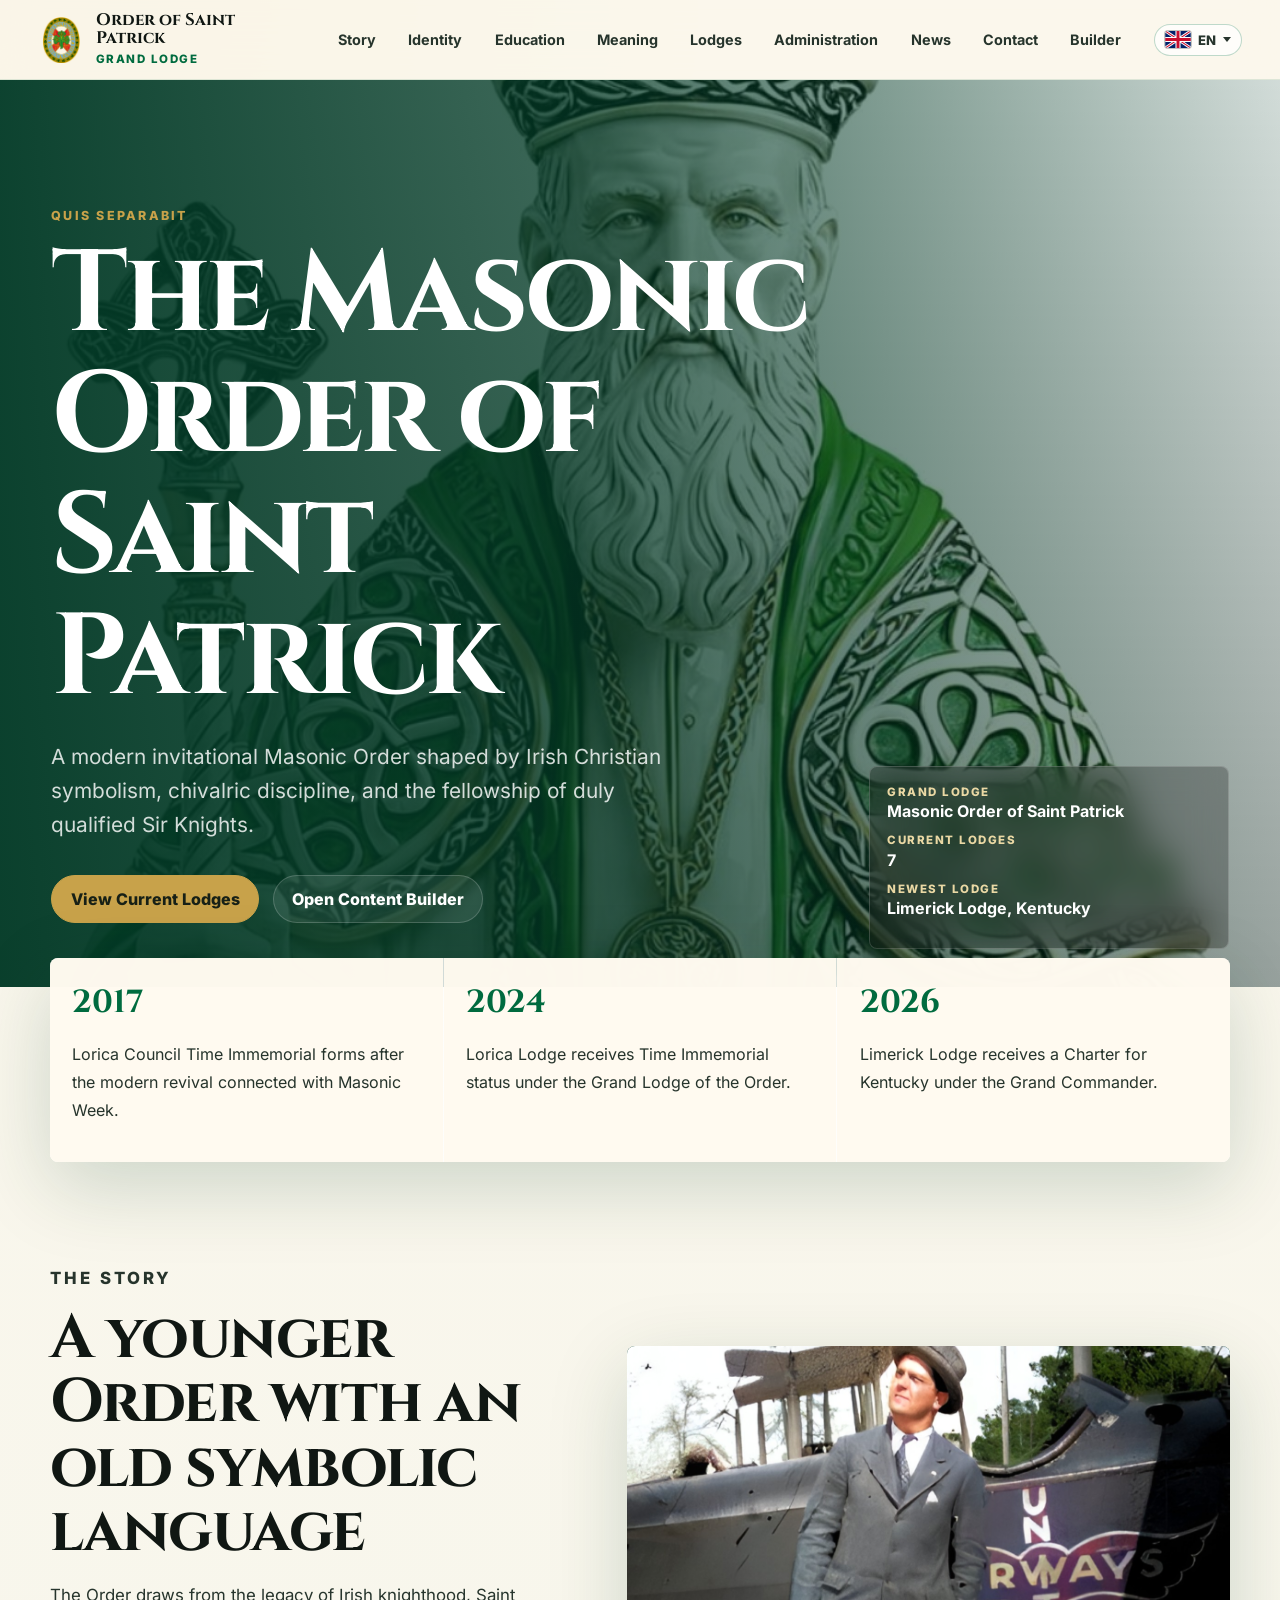
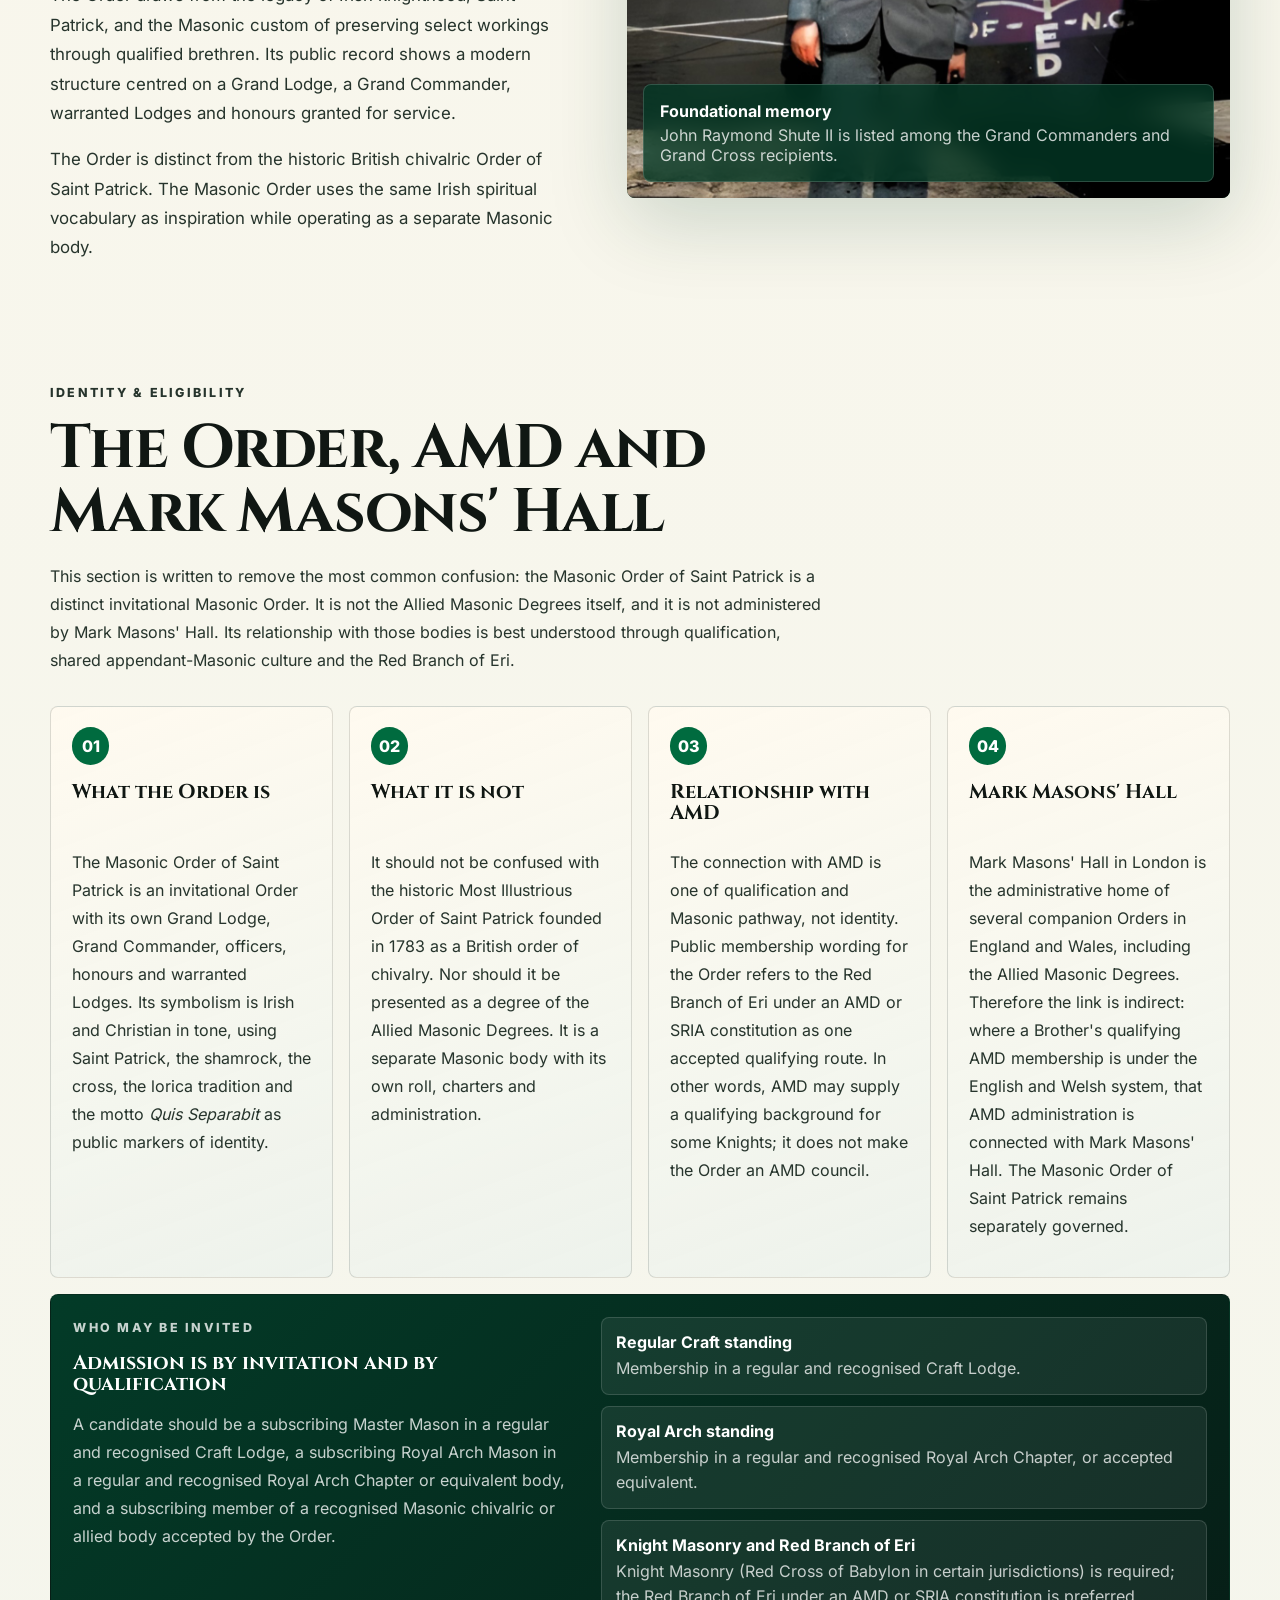
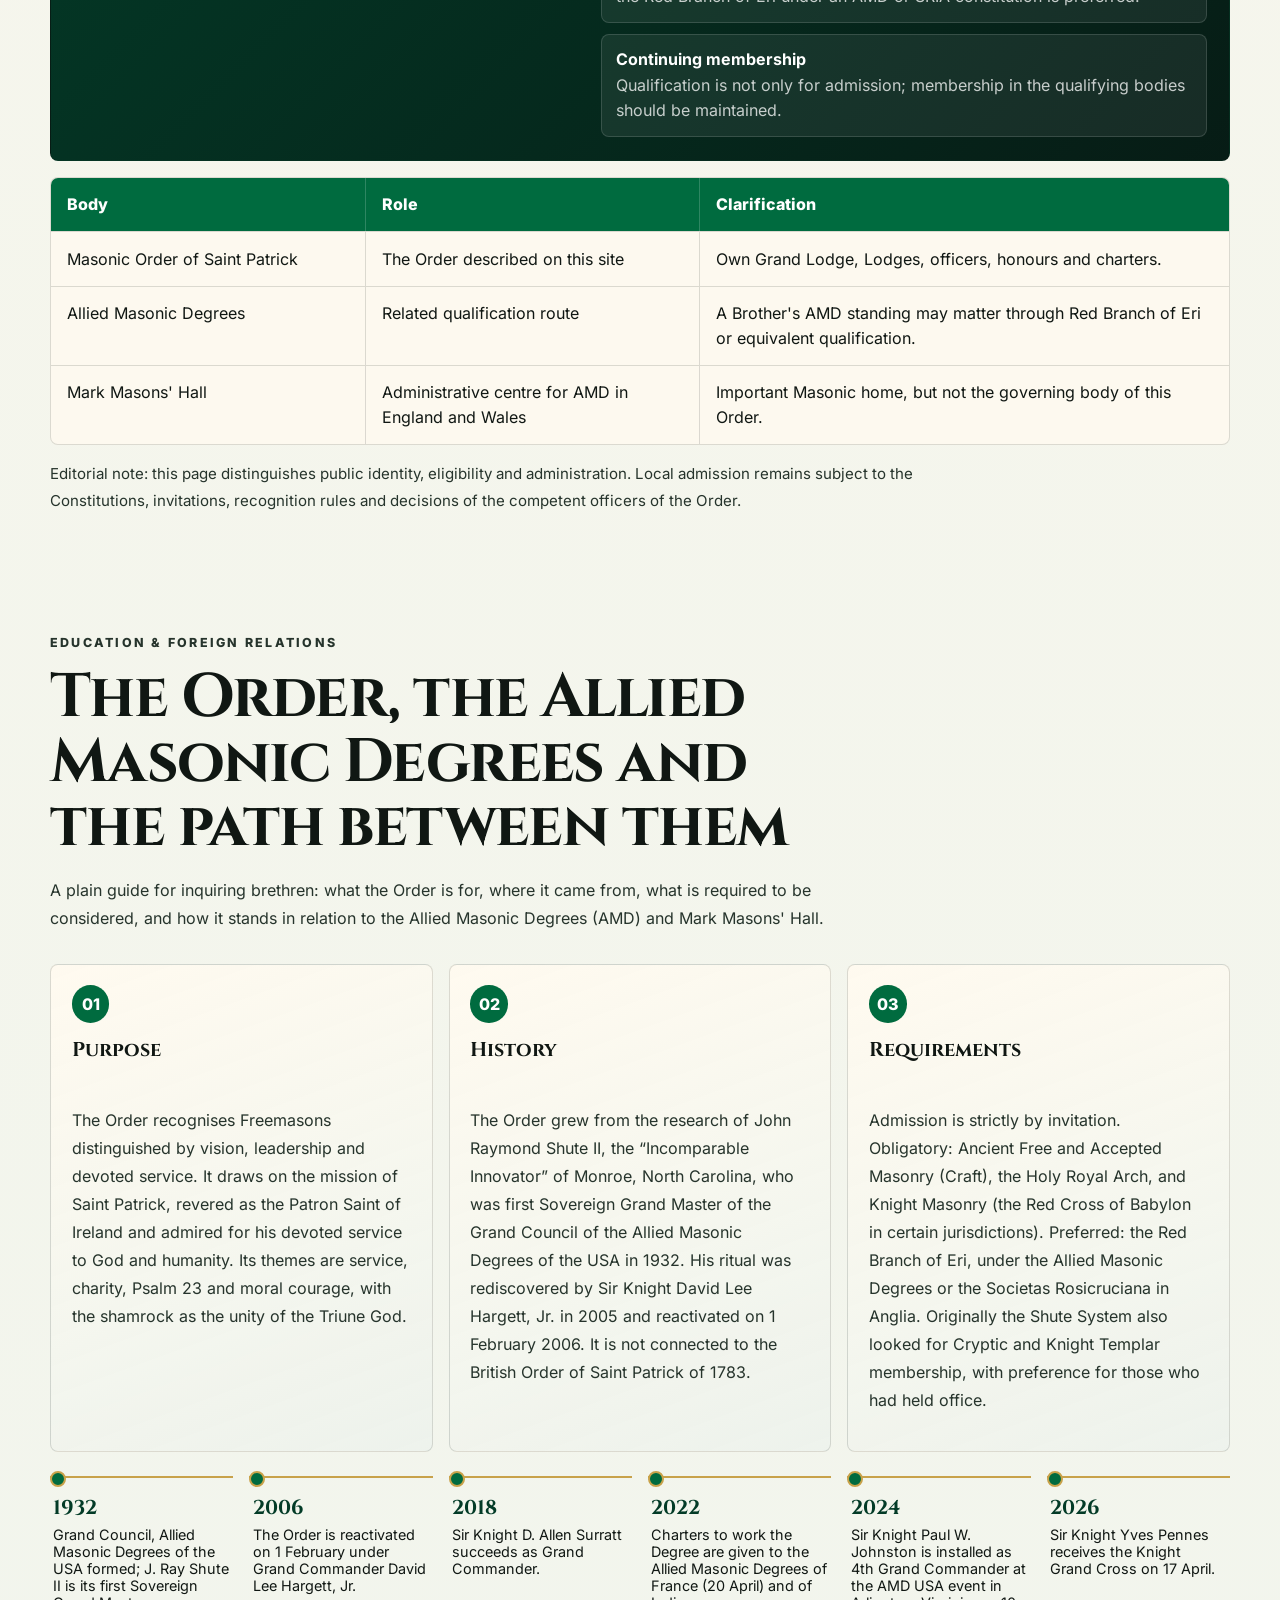
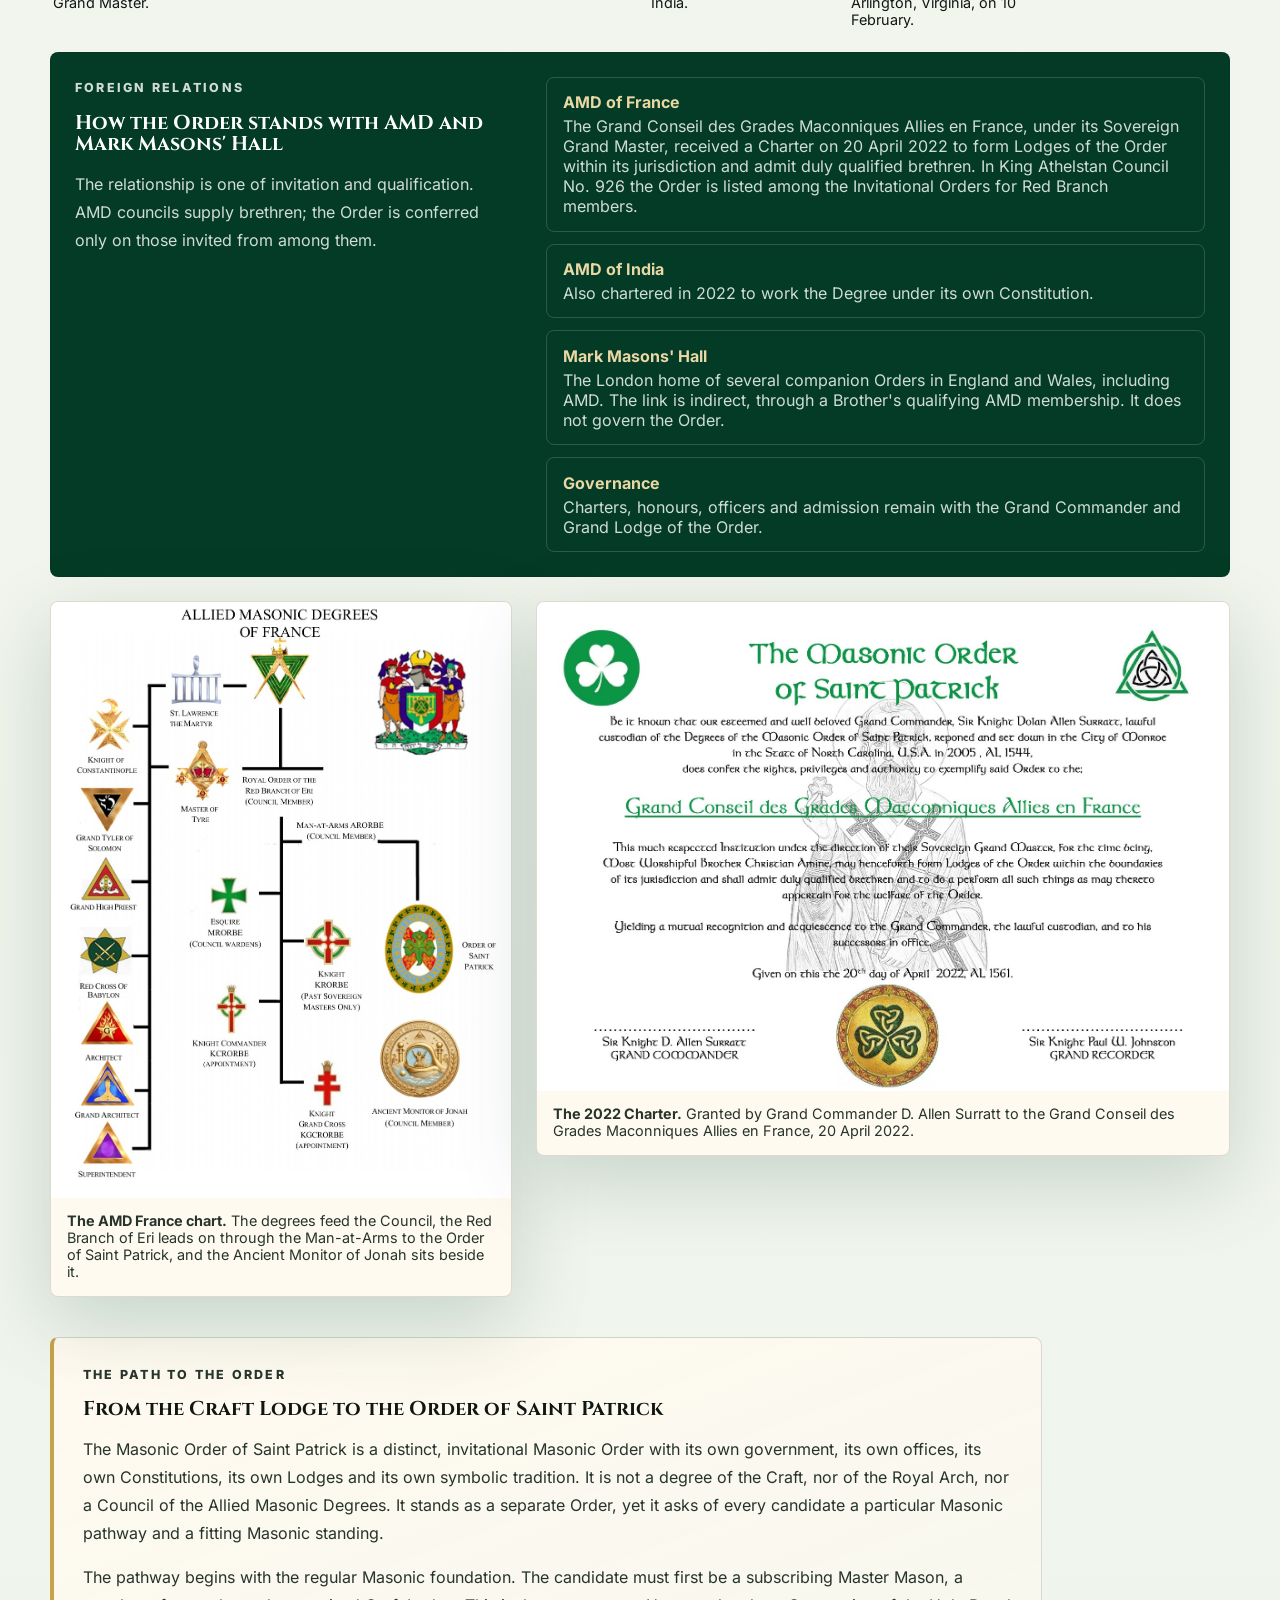
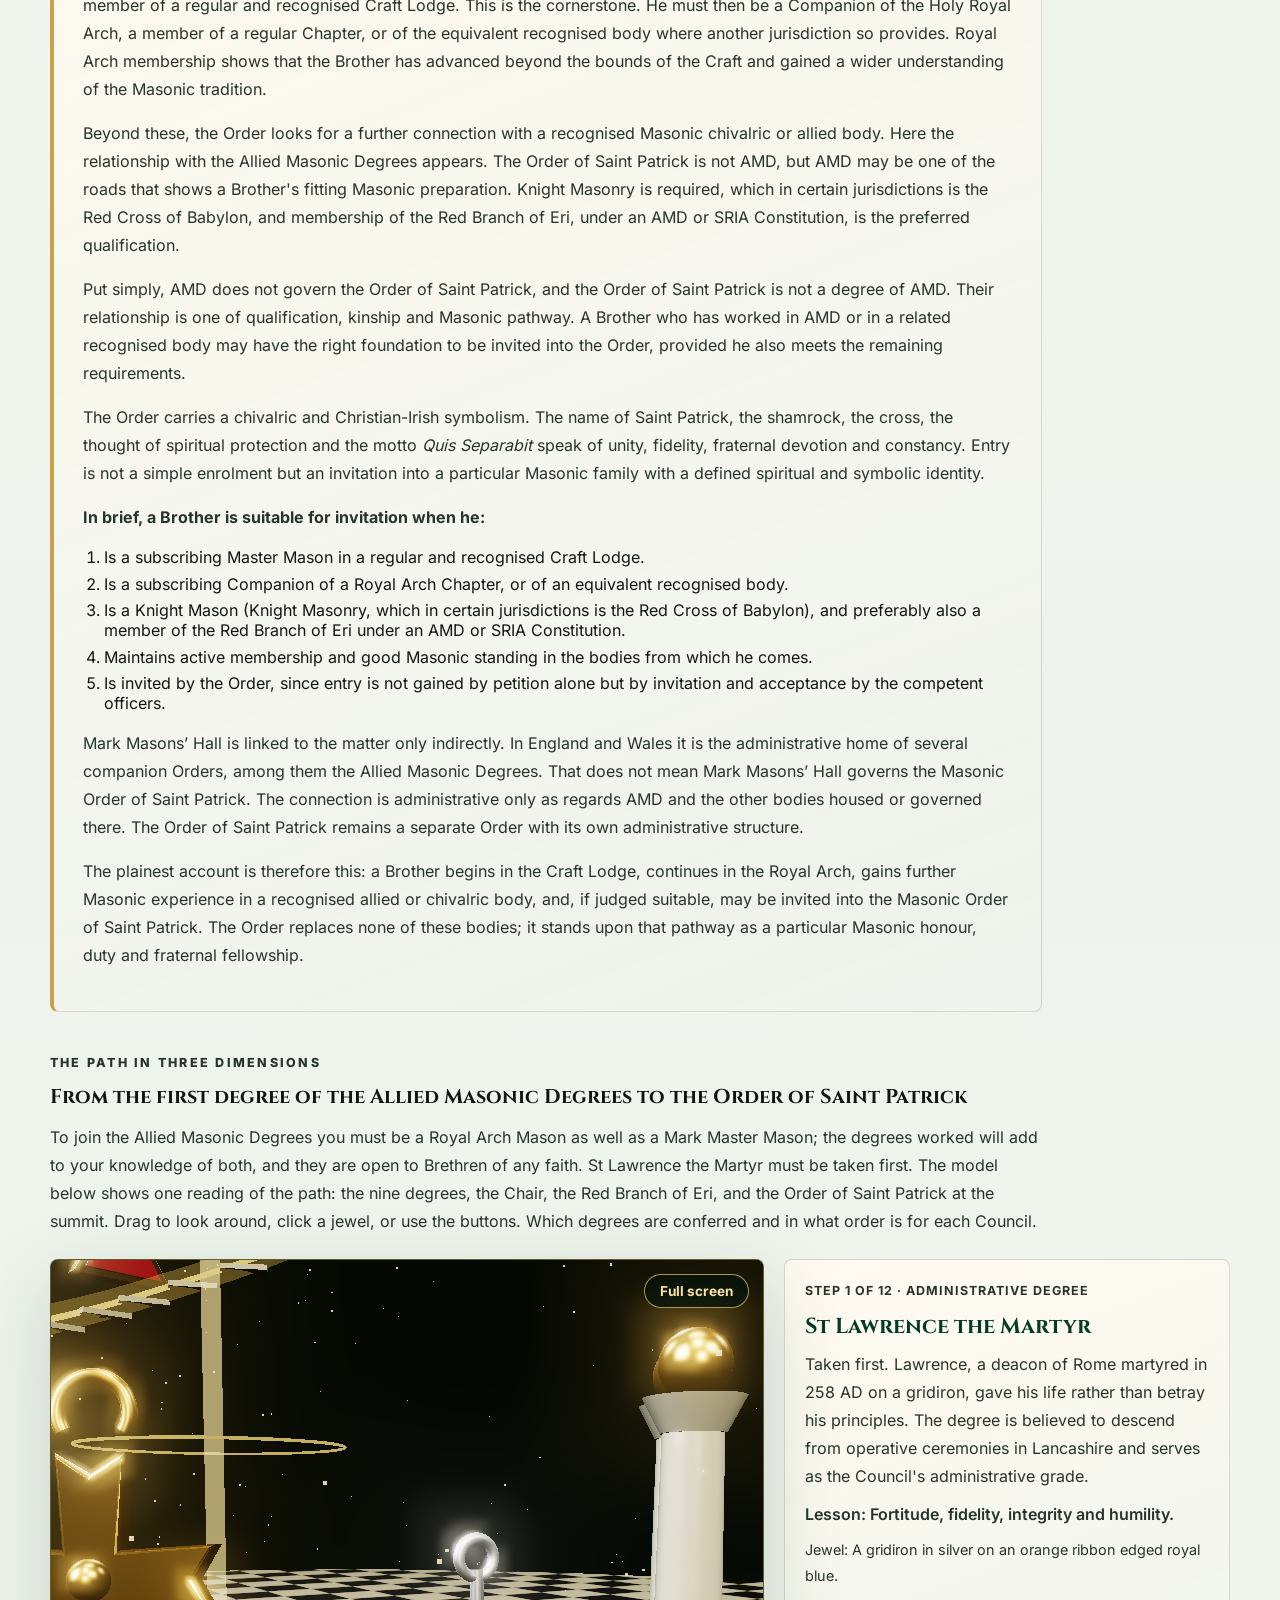
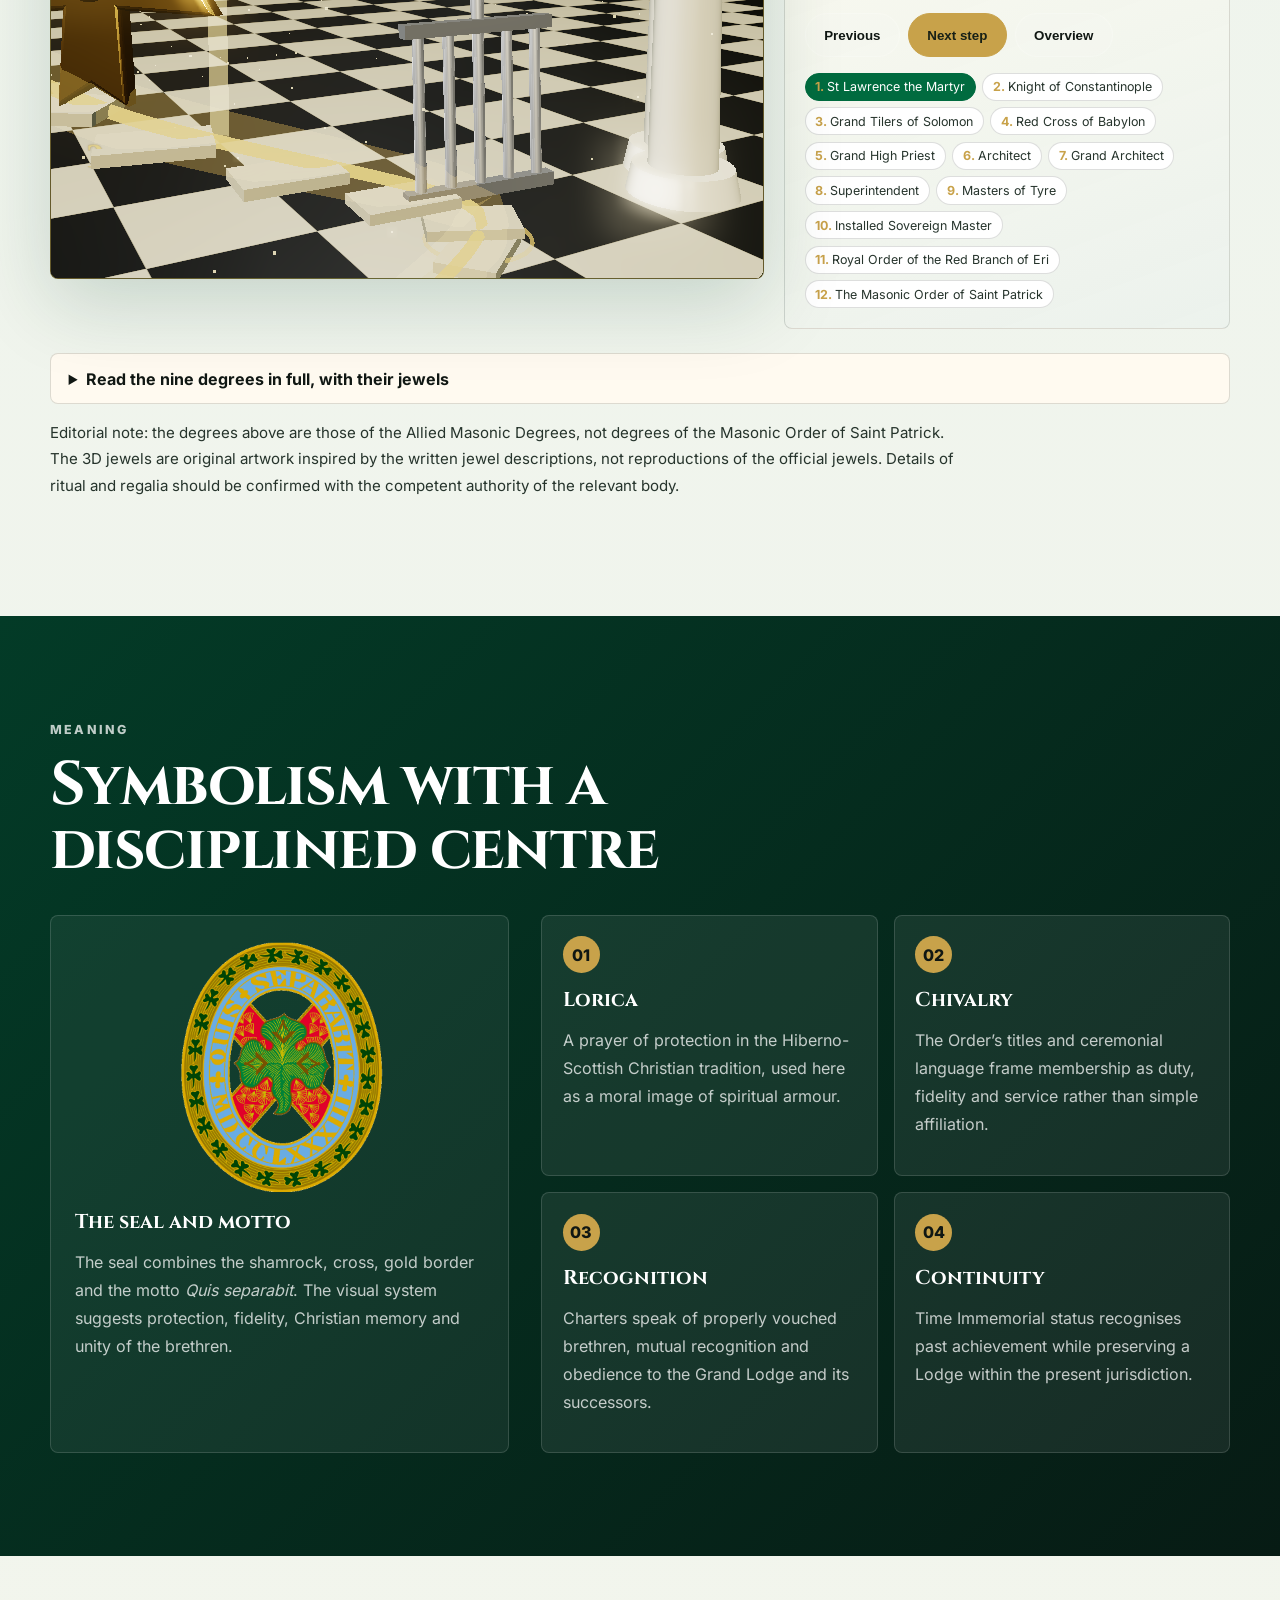
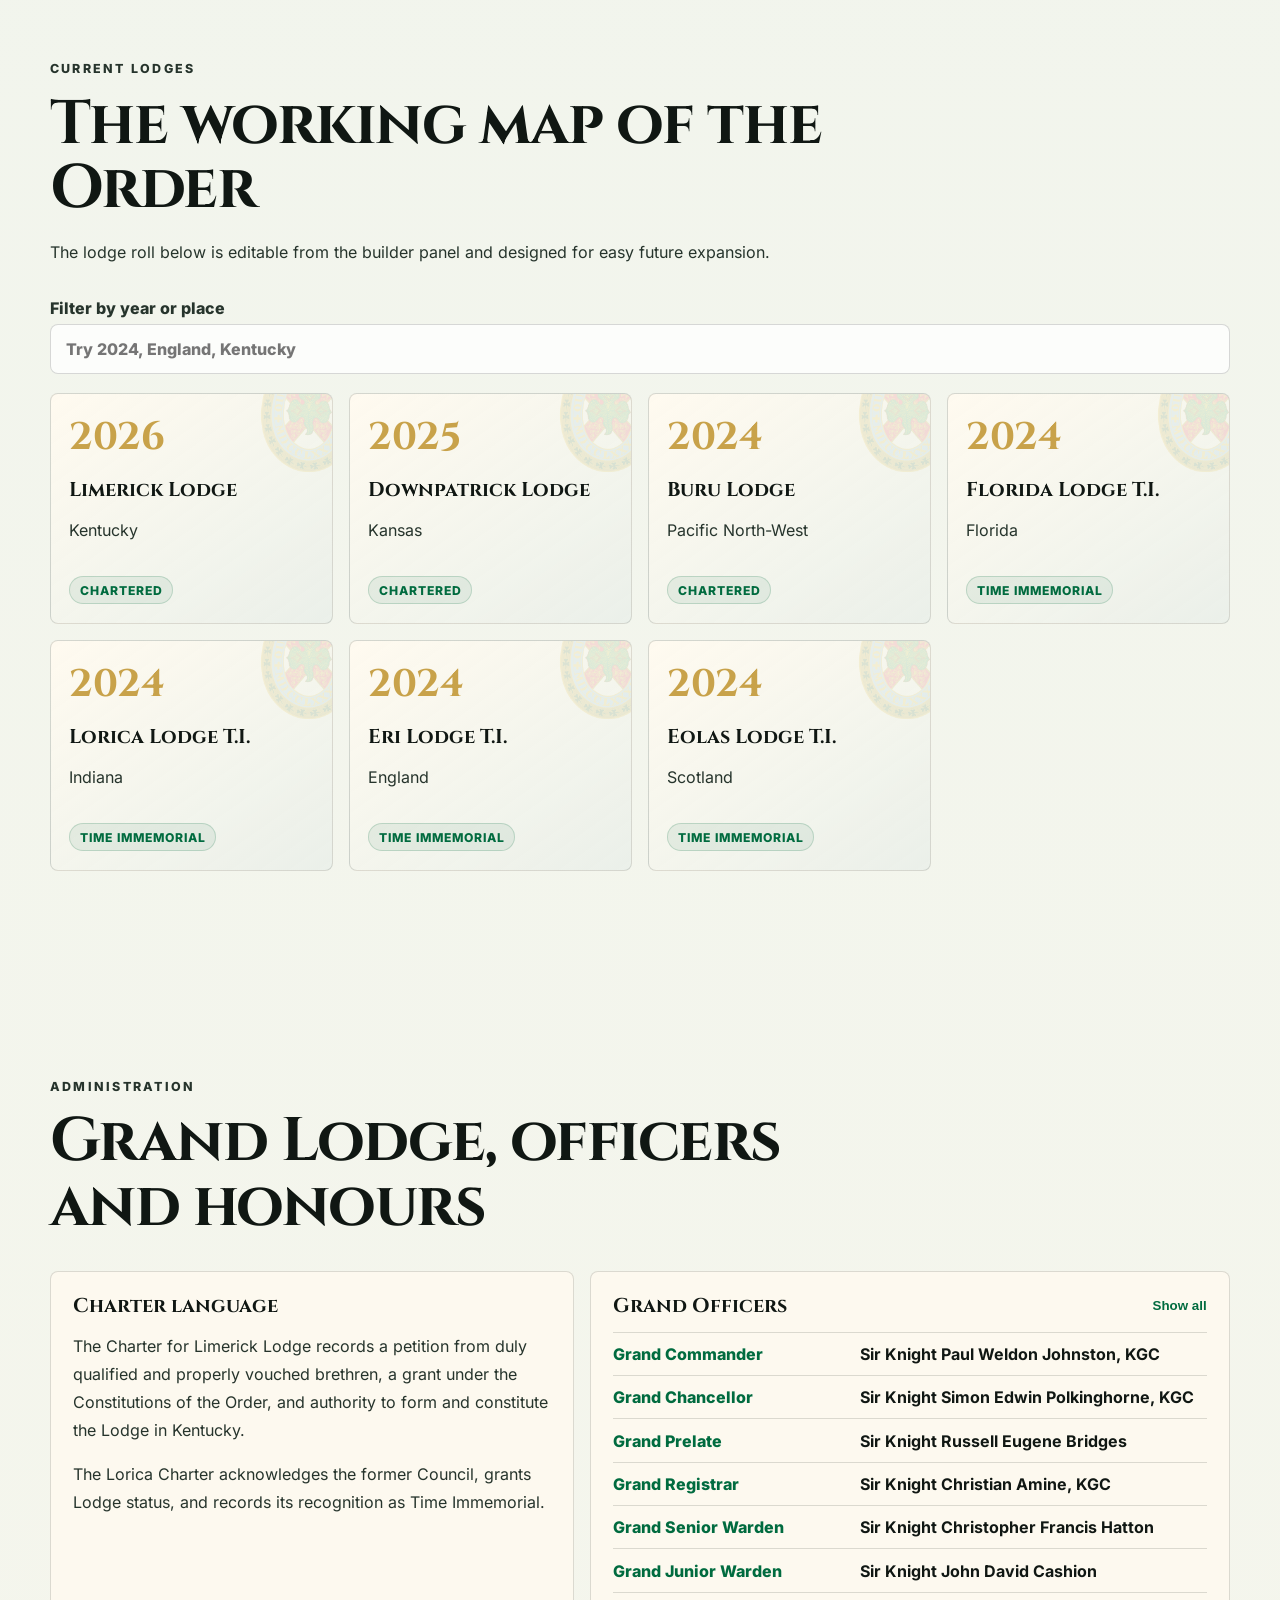
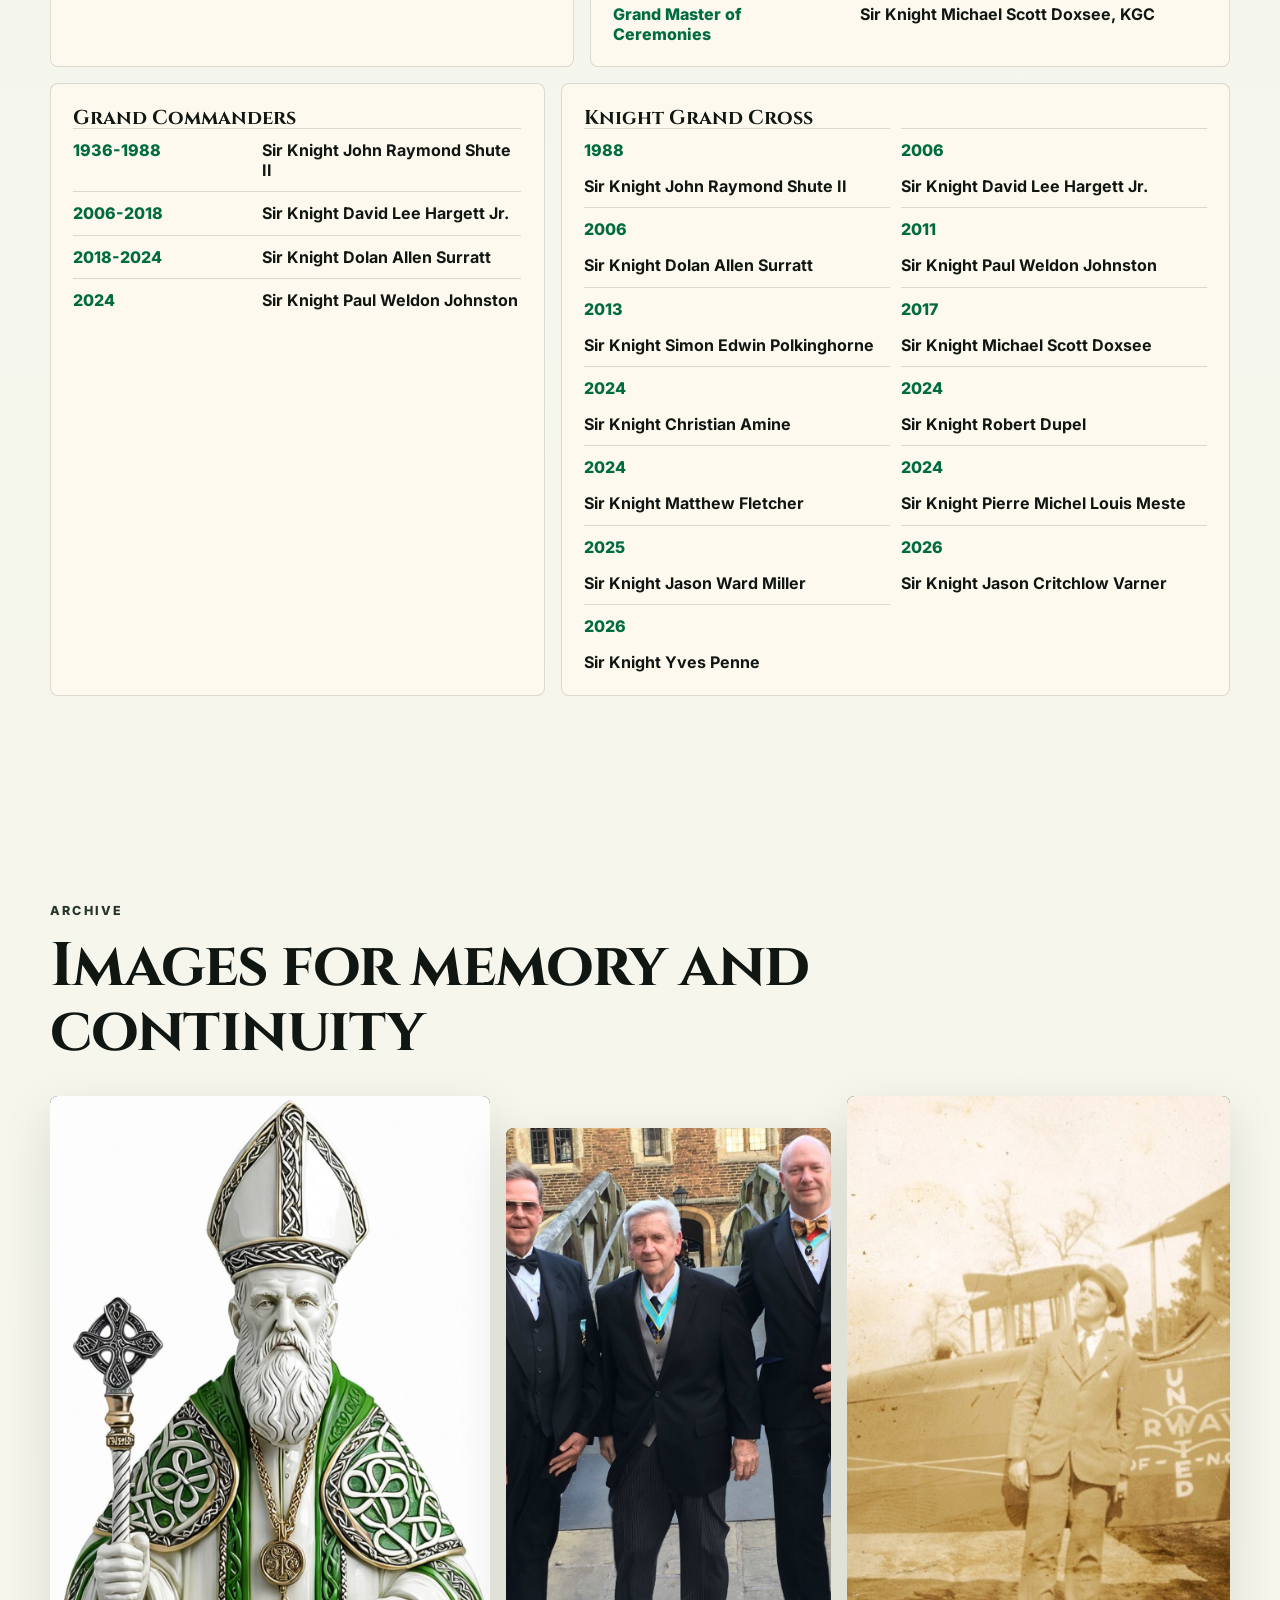
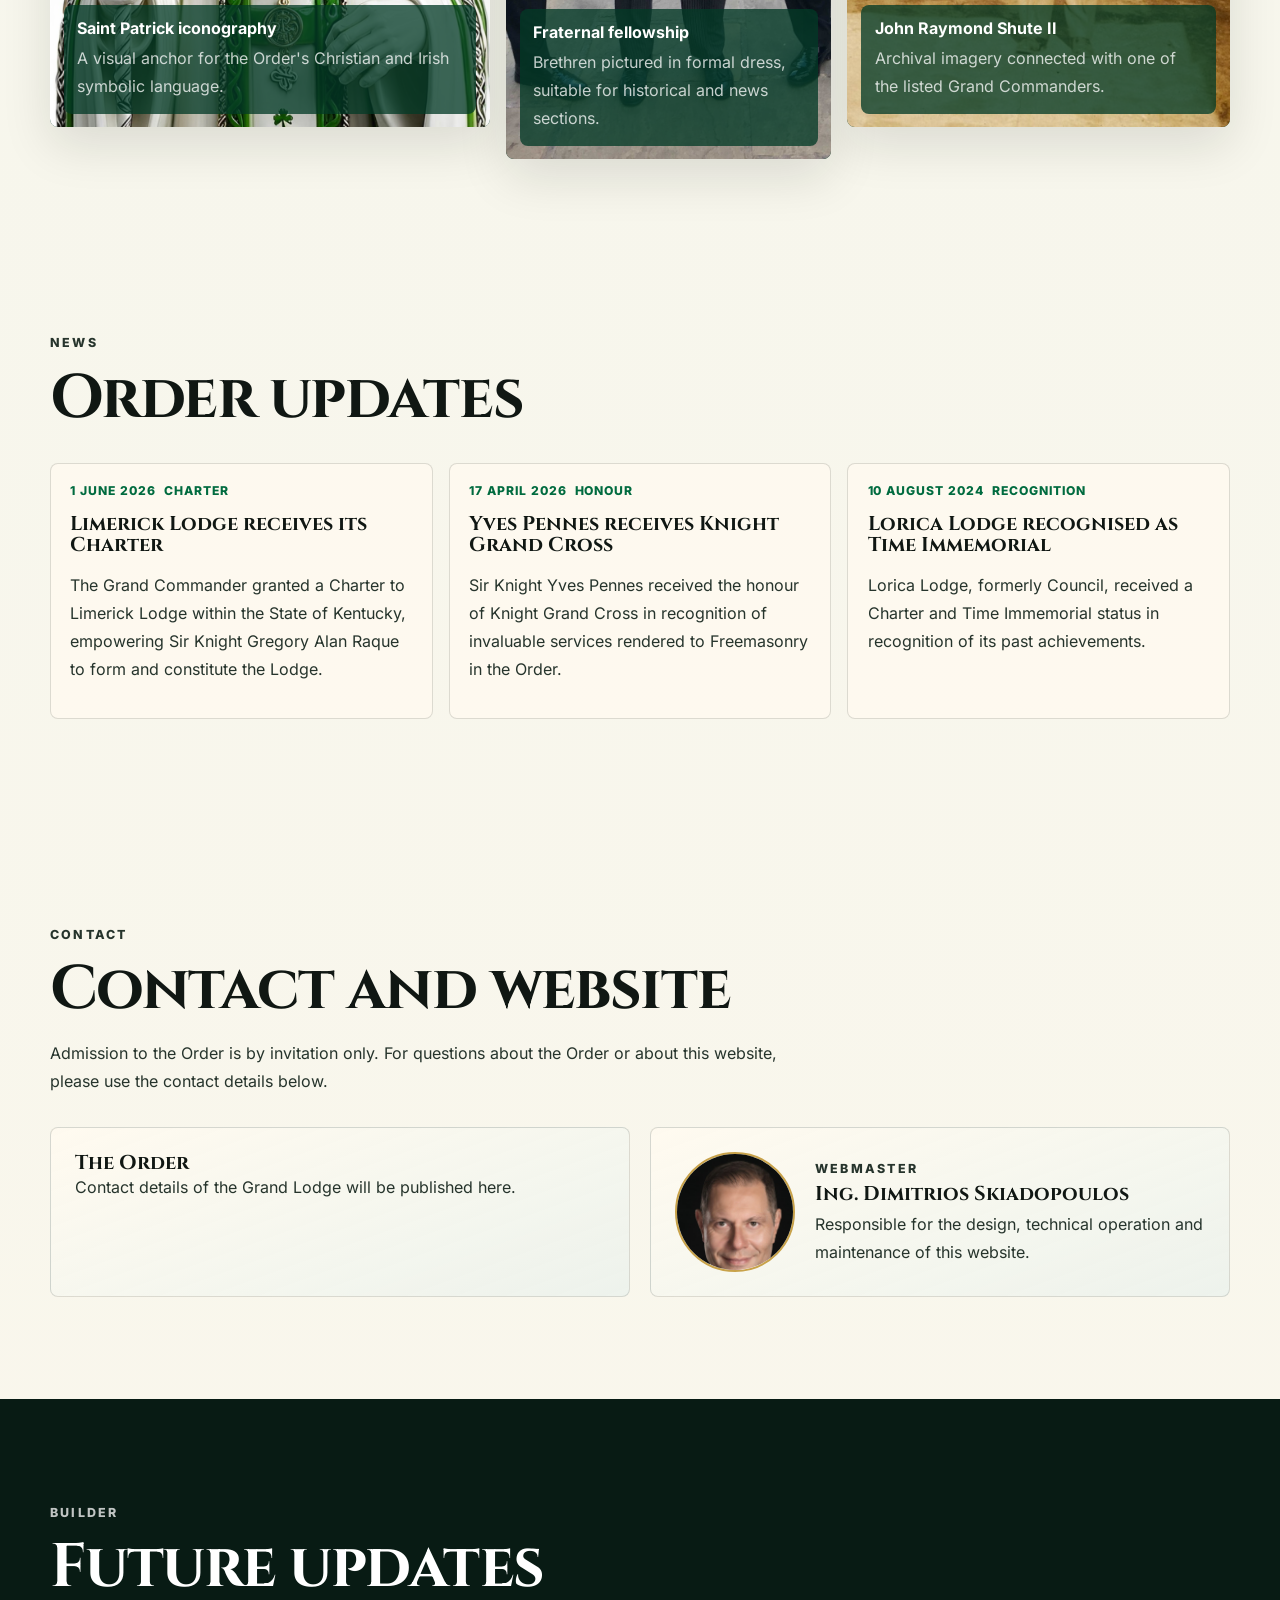
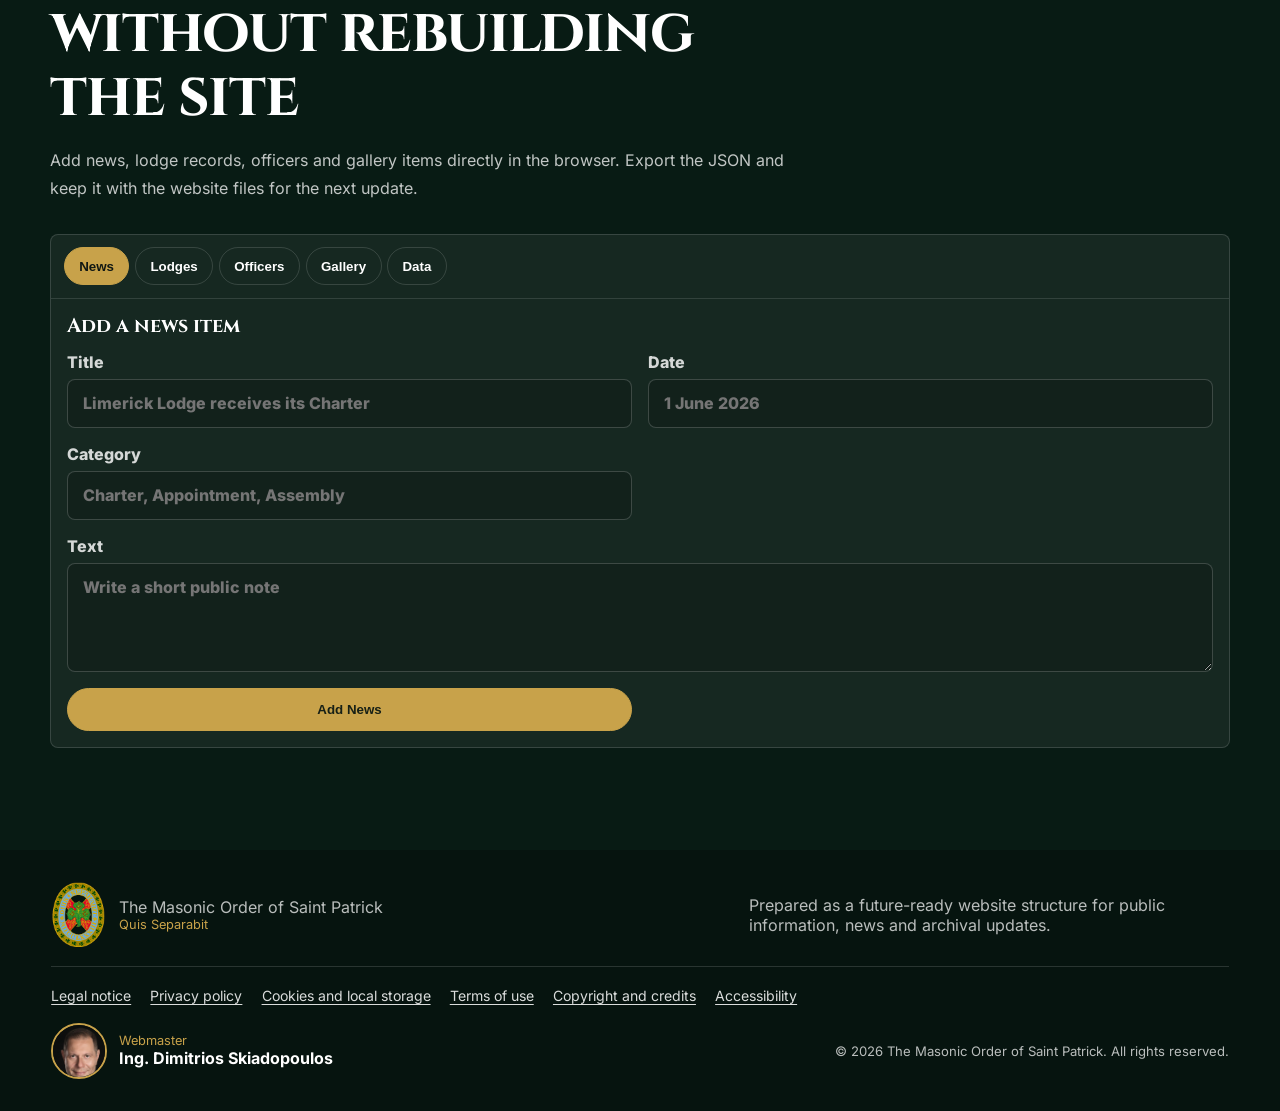
<file: index.html>
<!doctype html>
<html lang="en">
  <head>
    <meta charset="utf-8" />
    <meta name="viewport" content="width=device-width, initial-scale=1" />
    <title>The Masonic Order of Saint Patrick</title>
    <meta
      name="description"
      content="A professional information website for the Masonic Order of Saint Patrick, including its story, meaning, lodge roll, administration, honours, news and content builder."
    />
    <link rel="stylesheet" href="fonts.css" />
    <link rel="stylesheet" href="styles.css" />
  </head>
  <body>
    <header class="site-header" data-site-header>
      <a class="brand" href="#top" aria-label="Masonic Order of Saint Patrick home">
        <img src="assets/limerick-media/image3.png" alt="Seal of the Masonic Order of Saint Patrick" />
        <span>
          <strong>Order of Saint Patrick</strong>
          <small>Grand Lodge</small>
        </span>
      </a>
      <button class="nav-toggle" type="button" aria-expanded="false" aria-controls="site-nav">Menu</button>
      <nav id="site-nav" class="site-nav" aria-label="Primary navigation">
        <a href="#story">Story</a>
        <a href="#identity">Identity</a>
        <a href="#education">Education</a>
        <a href="#meaning">Meaning</a>
        <a href="#lodges">Lodges</a>
        <a href="#governance">Administration</a>
        <a href="#news">News</a>
        <a href="#contact">Contact</a>
        <a href="#builder">Builder</a>
      </nav>
    </header>

    <main id="top">
      <section class="hero">
        <div class="hero-media" aria-hidden="true">
          <img src="assets/saint-patrick-portrait.jpg" alt="" />
        </div>
        <div class="hero-panel">
          <p class="eyebrow">Quis Separabit</p>
          <h1>The Masonic Order of Saint Patrick</h1>
          <p>
            A modern invitational Masonic Order shaped by Irish Christian symbolism,
            chivalric discipline, and the fellowship of duly qualified Sir Knights.
          </p>
          <div class="hero-actions">
            <a class="button primary" href="#lodges">View Current Lodges</a>
            <a class="button ghost" href="#builder">Open Content Builder</a>
          </div>
        </div>
        <aside class="hero-register" aria-label="Order highlights">
          <span>Grand Lodge</span>
          <strong>Masonic Order of Saint Patrick</strong>
          <span>Current Lodges</span>
          <strong>7</strong>
          <span>Newest Lodge</span>
          <strong>Limerick Lodge, Kentucky</strong>
        </aside>
      </section>

      <section class="intro-strip" aria-label="Core identity">
        <div>
          <span class="metric">2017</span>
          <p>Lorica Council Time Immemorial forms after the modern revival connected with Masonic Week.</p>
        </div>
        <div>
          <span class="metric">2024</span>
          <p>Lorica Lodge receives Time Immemorial status under the Grand Lodge of the Order.</p>
        </div>
        <div>
          <span class="metric">2026</span>
          <p>Limerick Lodge receives a Charter for Kentucky under the Grand Commander.</p>
        </div>
      </section>

      <section id="story" class="section story-grid">
        <div class="section-copy">
          <p class="eyebrow">The Story</p>
          <h2>A younger Order with an old symbolic language</h2>
          <p>
            The Order draws from the legacy of Irish knighthood, Saint Patrick, and
            the Masonic custom of preserving select workings through qualified brethren.
            Its public record shows a modern structure centred on a Grand Lodge,
            a Grand Commander, warranted Lodges and honours granted for service.
          </p>
          <p>
            The Order is distinct from the historic British chivalric Order of Saint
            Patrick. The Masonic Order uses the same Irish spiritual vocabulary as
            inspiration while operating as a separate Masonic body.
          </p>
        </div>
        <div class="story-visual">
          <img src="assets/jray-colour.jpg" alt="Historical photograph of Sir Knight John Raymond Shute II near an aircraft" />
          <div class="caption">
            <strong>Foundational memory</strong>
            <span>John Raymond Shute II is listed among the Grand Commanders and Grand Cross recipients.</span>
          </div>
        </div>
      </section>

      <section id="identity" class="section identity-section">
        <div class="section-heading">
          <p class="eyebrow">Identity & Eligibility</p>
          <h2>The Order, AMD and Mark Masons' Hall</h2>
          <p>
            This section is written to remove the most common confusion: the Masonic
            Order of Saint Patrick is a distinct invitational Masonic Order. It is not
            the Allied Masonic Degrees itself, and it is not administered by Mark
            Masons' Hall. Its relationship with those bodies is best understood through
            qualification, shared appendant-Masonic culture and the Red Branch of Eri.
          </p>
        </div>

        <div class="identity-grid">
          <article class="identity-card">
            <span>01</span>
            <h3>What the Order is</h3>
            <p>
              The Masonic Order of Saint Patrick is an invitational Order with its own
              Grand Lodge, Grand Commander, officers, honours and warranted Lodges. Its
              symbolism is Irish and Christian in tone, using Saint Patrick, the shamrock,
              the cross, the lorica tradition and the motto <em>Quis Separabit</em> as
              public markers of identity.
            </p>
          </article>

          <article class="identity-card">
            <span>02</span>
            <h3>What it is not</h3>
            <p>
              It should not be confused with the historic Most Illustrious Order of Saint
              Patrick founded in 1783 as a British order of chivalry. Nor should it be
              presented as a degree of the Allied Masonic Degrees. It is a separate
              Masonic body with its own roll, charters and administration.
            </p>
          </article>

          <article class="identity-card">
            <span>03</span>
            <h3>Relationship with AMD</h3>
            <p>
              The connection with AMD is one of qualification and Masonic pathway, not
              identity. Public membership wording for the Order refers to the Red Branch
              of Eri under an AMD or SRIA constitution as one accepted qualifying route.
              In other words, AMD may supply a qualifying background for some Knights;
              it does not make the Order an AMD council.
            </p>
          </article>

          <article class="identity-card">
            <span>04</span>
            <h3>Mark Masons' Hall</h3>
            <p>
              Mark Masons' Hall in London is the administrative home of several companion
              Orders in England and Wales, including the Allied Masonic Degrees. Therefore
              the link is indirect: where a Brother's qualifying AMD membership is under
              the English and Welsh system, that AMD administration is connected with Mark
              Masons' Hall. The Masonic Order of Saint Patrick remains separately governed.
            </p>
          </article>
        </div>

        <div class="eligibility-panel">
          <div>
            <p class="eyebrow">Who May Be Invited</p>
            <h3>Admission is by invitation and by qualification</h3>
            <p>
              A candidate should be a subscribing Master Mason in a regular and recognised
              Craft Lodge, a subscribing Royal Arch Mason in a regular and recognised
              Royal Arch Chapter or equivalent body, and a subscribing member of a
              recognised Masonic chivalric or allied body accepted by the Order.
            </p>
          </div>
          <ul class="eligibility-list">
            <li>
              <strong>Regular Craft standing</strong>
              <span>Membership in a regular and recognised Craft Lodge.</span>
            </li>
            <li>
              <strong>Royal Arch standing</strong>
              <span>Membership in a regular and recognised Royal Arch Chapter, or accepted equivalent.</span>
            </li>
            <li>
              <strong>Knight Masonry and Red Branch of Eri</strong>
              <span>Knight Masonry (Red Cross of Babylon in certain jurisdictions) is required; the Red Branch of Eri under an AMD or SRIA constitution is preferred.</span>
            </li>
            <li>
              <strong>Continuing membership</strong>
              <span>Qualification is not only for admission; membership in the qualifying bodies should be maintained.</span>
            </li>
          </ul>
        </div>

        <div class="relationship-table" role="table" aria-label="Relationship between the Order, AMD and Mark Masons' Hall">
          <div role="row">
            <span role="columnheader">Body</span>
            <span role="columnheader">Role</span>
            <span role="columnheader">Clarification</span>
          </div>
          <div role="row">
            <span role="cell">Masonic Order of Saint Patrick</span>
            <span role="cell">The Order described on this site</span>
            <span role="cell">Own Grand Lodge, Lodges, officers, honours and charters.</span>
          </div>
          <div role="row">
            <span role="cell">Allied Masonic Degrees</span>
            <span role="cell">Related qualification route</span>
            <span role="cell">A Brother's AMD standing may matter through Red Branch of Eri or equivalent qualification.</span>
          </div>
          <div role="row">
            <span role="cell">Mark Masons' Hall</span>
            <span role="cell">Administrative centre for AMD in England and Wales</span>
            <span role="cell">Important Masonic home, but not the governing body of this Order.</span>
          </div>
        </div>

        <p class="source-note">
          Editorial note: this page distinguishes public identity, eligibility and administration.
          Local admission remains subject to the Constitutions, invitations, recognition rules and
          decisions of the competent officers of the Order.
        </p>
      </section>

      <section id="education" class="section education-section">
        <div class="section-heading">
          <p class="eyebrow">Education &amp; Foreign Relations</p>
          <h2>The Order, the Allied Masonic Degrees and the path between them</h2>
          <p>
            A plain guide for inquiring brethren: what the Order is for, where it came from,
            what is required to be considered, and how it stands in relation to the Allied
            Masonic Degrees (AMD) and Mark Masons' Hall.
          </p>
        </div>

        <div class="education-grid">
          <article class="identity-card">
            <span>01</span>
            <h3>Purpose</h3>
            <p>
              The Order recognises Freemasons distinguished by vision, leadership and devoted
              service. It draws on the mission of Saint Patrick, revered as the Patron Saint of
              Ireland and admired for his devoted service to God and humanity. Its themes are
              service, charity, Psalm 23 and moral courage, with the shamrock as the unity of the
              Triune God.
            </p>
          </article>
          <article class="identity-card">
            <span>02</span>
            <h3>History</h3>
            <p>
              The Order grew from the research of John Raymond Shute II, the &ldquo;Incomparable
              Innovator&rdquo; of Monroe, North Carolina, who was first Sovereign Grand Master of
              the Grand Council of the Allied Masonic Degrees of the USA in 1932. His ritual was
              rediscovered by Sir Knight David Lee Hargett, Jr. in 2005 and reactivated on
              1 February 2006. It is not connected to the British Order of Saint Patrick of 1783.
            </p>
          </article>
          <article class="identity-card">
            <span>03</span>
            <h3>Requirements</h3>
            <p>
              Admission is strictly by invitation. Obligatory: Ancient Free and Accepted Masonry
              (Craft), the Holy Royal Arch, and Knight Masonry (the Red Cross of Babylon in certain
              jurisdictions). Preferred: the Red Branch of Eri, under the Allied Masonic Degrees or
              the Societas Rosicruciana in Anglia. Originally the Shute System also looked for
              Cryptic and Knight Templar membership, with preference for those who had held office.
            </p>
          </article>
        </div>

        <ol class="timeline" aria-label="Timeline of the Order and the Allied Masonic Degrees">
          <li><time>1932</time><span>Grand Council, Allied Masonic Degrees of the USA formed; J. Ray Shute II is its first Sovereign Grand Master.</span></li>
          <li><time>2006</time><span>The Order is reactivated on 1 February under Grand Commander David Lee Hargett, Jr.</span></li>
          <li><time>2018</time><span>Sir Knight D. Allen Surratt succeeds as Grand Commander.</span></li>
          <li><time>2022</time><span>Charters to work the Degree are given to the Allied Masonic Degrees of France (20 April) and of India.</span></li>
          <li><time>2024</time><span>Sir Knight Paul W. Johnston is installed as 4th Grand Commander at the AMD USA event in Arlington, Virginia, on 10 February.</span></li>
          <li><time>2026</time><span>Sir Knight Yves Pennes receives the Knight Grand Cross on 17 April.</span></li>
        </ol>

        <div class="relations-panel">
          <div>
            <p class="eyebrow">Foreign Relations</p>
            <h3>How the Order stands with AMD and Mark Masons' Hall</h3>
            <p>
              The relationship is one of invitation and qualification. AMD councils supply
              brethren; the Order is conferred only on those invited from among them.
            </p>
          </div>
          <ul>
            <li>
              <strong>AMD of France</strong>
              <span>The Grand Conseil des Grades Maconniques Allies en France, under its Sovereign Grand Master, received a Charter on 20 April 2022 to form Lodges of the Order within its jurisdiction and admit duly qualified brethren. In King Athelstan Council No. 926 the Order is listed among the Invitational Orders for Red Branch members.</span>
            </li>
            <li>
              <strong>AMD of India</strong>
              <span>Also chartered in 2022 to work the Degree under its own Constitution.</span>
            </li>
            <li>
              <strong>Mark Masons' Hall</strong>
              <span>The London home of several companion Orders in England and Wales, including AMD. The link is indirect, through a Brother's qualifying AMD membership. It does not govern the Order.</span>
            </li>
            <li>
              <strong>Governance</strong>
              <span>Charters, honours, officers and admission remain with the Grand Commander and Grand Lodge of the Order.</span>
            </li>
          </ul>
        </div>

        <div class="figure-row">
          <figure>
            <img src="assets/amd/amd-france-degrees-chart.jpg" alt="Chart of the Allied Masonic Degrees of France showing the degrees leading to the Royal Order of the Red Branch of Eri and the Order of Saint Patrick" loading="lazy" />
            <figcaption><strong>The AMD France chart.</strong> The degrees feed the Council, the Red Branch of Eri leads on through the Man-at-Arms to the Order of Saint Patrick, and the Ancient Monitor of Jonah sits beside it.</figcaption>
          </figure>
          <figure>
            <img src="assets/amd/charter-amd-france-2022.jpg" alt="Charter of the Masonic Order of Saint Patrick granted to the Grand Conseil des Grades Maconniques Allies en France, 20 April 2022" loading="lazy" />
            <figcaption><strong>The 2022 Charter.</strong> Granted by Grand Commander D. Allen Surratt to the Grand Conseil des Grades Maconniques Allies en France, 20 April 2022.</figcaption>
          </figure>
        </div>

        <article class="path-guide">
          <p class="eyebrow">The Path to the Order</p>
          <h3>From the Craft Lodge to the Order of Saint Patrick</h3>
          <p>
            The Masonic Order of Saint Patrick is a distinct, invitational Masonic Order with its own
            government, its own offices, its own Constitutions, its own Lodges and its own symbolic
            tradition. It is not a degree of the Craft, nor of the Royal Arch, nor a Council of the
            Allied Masonic Degrees. It stands as a separate Order, yet it asks of every candidate a
            particular Masonic pathway and a fitting Masonic standing.
          </p>
          <p>
            The pathway begins with the regular Masonic foundation. The candidate must first be a
            subscribing Master Mason, a member of a regular and recognised Craft Lodge. This is the
            cornerstone. He must then be a Companion of the Holy Royal Arch, a member of a regular
            Chapter, or of the equivalent recognised body where another jurisdiction so provides. Royal
            Arch membership shows that the Brother has advanced beyond the bounds of the Craft and gained
            a wider understanding of the Masonic tradition.
          </p>
          <p>
            Beyond these, the Order looks for a further connection with a recognised Masonic chivalric
            or allied body. Here the relationship with the Allied Masonic Degrees appears. The Order of
            Saint Patrick is not AMD, but AMD may be one of the roads that shows a Brother's fitting
            Masonic preparation. Knight Masonry is required, which in certain jurisdictions is the Red
            Cross of Babylon, and membership of the Red Branch of Eri, under an AMD or SRIA Constitution,
            is the preferred qualification.
          </p>
          <p>
            Put simply, AMD does not govern the Order of Saint Patrick, and the Order of Saint Patrick is
            not a degree of AMD. Their relationship is one of qualification, kinship and Masonic pathway.
            A Brother who has worked in AMD or in a related recognised body may have the right foundation
            to be invited into the Order, provided he also meets the remaining requirements.
          </p>
          <p>
            The Order carries a chivalric and Christian-Irish symbolism. The name of Saint Patrick, the
            shamrock, the cross, the thought of spiritual protection and the motto <em>Quis Separabit</em>
            speak of unity, fidelity, fraternal devotion and constancy. Entry is not a simple enrolment but
            an invitation into a particular Masonic family with a defined spiritual and symbolic identity.
          </p>
          <p><strong>In brief, a Brother is suitable for invitation when he:</strong></p>
          <ol>
            <li>Is a subscribing Master Mason in a regular and recognised Craft Lodge.</li>
            <li>Is a subscribing Companion of a Royal Arch Chapter, or of an equivalent recognised body.</li>
            <li>Is a Knight Mason (Knight Masonry, which in certain jurisdictions is the Red Cross of Babylon), and preferably also a member of the Red Branch of Eri under an AMD or SRIA Constitution.</li>
            <li>Maintains active membership and good Masonic standing in the bodies from which he comes.</li>
            <li>Is invited by the Order, since entry is not gained by petition alone but by invitation and acceptance by the competent officers.</li>
          </ol>
          <p>
            Mark Masons&rsquo; Hall is linked to the matter only indirectly. In England and Wales it is the
            administrative home of several companion Orders, among them the Allied Masonic Degrees. That
            does not mean Mark Masons&rsquo; Hall governs the Masonic Order of Saint Patrick. The connection
            is administrative only as regards AMD and the other bodies housed or governed there. The Order
            of Saint Patrick remains a separate Order with its own administrative structure.
          </p>
          <p>
            The plainest account is therefore this: a Brother begins in the Craft Lodge, continues in the
            Royal Arch, gains further Masonic experience in a recognised allied or chivalric body, and, if
            judged suitable, may be invited into the Masonic Order of Saint Patrick. The Order replaces
            none of these bodies; it stands upon that pathway as a particular Masonic honour, duty and
            fraternal fellowship.
          </p>
        </article>

        <div class="degrees-intro">
          <p class="eyebrow">The Path in Three Dimensions</p>
          <h3>From the first degree of the Allied Masonic Degrees to the Order of Saint Patrick</h3>
          <p>
            To join the Allied Masonic Degrees you must be a Royal Arch Mason as well as a Mark
            Master Mason; the degrees worked will add to your knowledge of both, and they are open
            to Brethren of any faith. St Lawrence the Martyr must be taken first. The model below
            shows one reading of the path: the nine degrees, the Chair, the Red Branch of Eri, and
            the Order of Saint Patrick at the summit. Drag to look around, click a jewel, or use
            the buttons. Which degrees are conferred and in what order is for each Council.
          </p>
        </div>

        <div id="path3d" class="path3d">
          <div class="path3d-main">
            <div class="path3d-stage" data-path-stage></div>
            <button type="button" class="path3d-fs" data-path-full aria-expanded="false">Full screen</button>
            <button type="button" class="path3d-close" data-path-close aria-label="Close full screen">&times;</button>
          </div>
          <p class="path3d-fallback">Your browser could not start the 3D view. The same path is described step by step below.</p>
          <div class="path3d-panel">
            <div class="path3d-info" data-path-info aria-live="polite"></div>
            <div class="path3d-controls">
              <button type="button" class="button ghost" data-path-prev>Previous</button>
              <button type="button" class="button primary" data-path-next>Next step</button>
              <button type="button" class="button ghost" data-path-overview>Overview</button>
            </div>
            <ol class="path3d-steps" data-path-steps aria-label="Steps of the path"></ol>
          </div>
        </div>

        <details class="degrees-detail">
          <summary>Read the nine degrees in full, with their jewels</summary>
          <div class="degree-grid">
            <article class="degree-card">
              <span class="degree-number">I</span>
              <h4>St Lawrence the Martyr</h4>
              <p>Must be taken first. It explains how Lawrence gave his life rather than betray his principles; responsibilities, integrity and fortitude are the lessons to be learned here.</p>
              <p class="jewel"><strong>The Jewel</strong> Gridiron in silver suspended from an orange ribbon with royal blue edging.</p>
            </article>
            <article class="degree-card">
              <span class="degree-number">II</span>
              <h4>Knight of Constantinople</h4>
              <p>Concerns the relationship between the Emperor Constantine and his Subjects. The ceremony is entertaining and amusing but at the end, the candidate is left in no doubt of the importance of the virtue of humility.</p>
              <p class="jewel"><strong>The Jewel</strong> Maltese cross in gold or gilt suspended from a green ribbon on which are 3 poinards in gold or gilt with the points downwards.</p>
            </article>
            <article class="degree-card">
              <span class="degree-number">III</span>
              <h4>Grand Tilers of Solomon</h4>
              <p>Very dramatic, set in the secret vault beneath the Temple. It reflects on the danger of hasty judgment.</p>
              <p class="jewel"><strong>The Jewel</strong> Triangle with the apex pointing downwards in black enamel edged with gold or gilt, inscribed with the Hebrew characters 27 and on the obverse the Ineffable Name in Cabalistic Order, suspended from a fiery red ribbon with a pale grey edging either side of which is a hand holding a dagger with the point downwards and surmounted by three Crowns, all in gold or gilt.</p>
            </article>
            <article class="degree-card">
              <span class="degree-number">IV</span>
              <h4>Red Cross of Babylon</h4>
              <p>Fills the gap between the Craft and the Holy Royal Arch and deals with Zerubbabel obtaining permission to commence the rebuilding of the Temple. The lesson here is of the supreme importance of truth.</p>
              <p class="jewel"><strong>The Jewel</strong> Seven pointed star on which are two crossed swords, points upwards, in gold or gilt, on a green enamel circle suspended from a green ribbon.</p>
            </article>
            <article class="degree-card">
              <span class="degree-number">V</span>
              <h4>Grand High Priest</h4>
              <p>Many believe this should be the last of these five Degrees taken. The candidate is anointed, consecrated and set apart to the service of God in the High Priesthood. A truly uplifting ceremony which is rather special.</p>
              <p class="jewel"><strong>The Jewel</strong> Mitre superimposed on a triangle, apex pointing upwards, in gold and gilt, suspended from a red ribbon.</p>
            </article>
            <article class="degree-card">
              <span class="degree-number">VI</span>
              <h4>Architect</h4>
              <p>First of a Solomonic trilogy that elaborates on the Master Mason degree, with Continental structure, English floorwork and catechisms on the tools of temple construction and trestle boards.</p>
              <p class="jewel"><strong>The Jewel</strong> Flaming star with the letter G within a gold triangle.</p>
            </article>
            <article class="degree-card">
              <span class="degree-number">VII</span>
              <h4>Grand Architect</h4>
              <p>Continues the architectural sequence once attached to the Early Grand Rite of Scotland, for an increasingly select body of craftsmen working on the Solomonic Temple.</p>
              <p class="jewel"><strong>The Jewel</strong> Double triangle formed by the Compasses and the Level.</p>
            </article>
            <article class="degree-card">
              <span class="degree-number">VIII</span>
              <h4>Superintendent</h4>
              <p>The climax of the architectural series and the ne plus ultra of Solomonic architecture. It requires extensive preparation and properties.</p>
              <p class="jewel"><strong>The Jewel</strong> Gold triangle with a purple central orb.</p>
            </article>
            <article class="degree-card">
              <span class="degree-number">IX</span>
              <h4>Masters of Tyre</h4>
              <p>Originated in North Carolina, USA. It highlights the Tyrian connection to Masonry rather than Jerusalem alone and teaches the paramount duty of the craftsman to his lodge and calling.</p>
              <p class="jewel"><strong>The Jewel</strong> The M-O-T jewel.</p>
            </article>
          </div>
        </details>

        <p class="source-note">
          Editorial note: the degrees above are those of the Allied Masonic Degrees, not degrees of
          the Masonic Order of Saint Patrick. The 3D jewels are original artwork inspired by the
          written jewel descriptions, not reproductions of the official jewels. Details of ritual and
          regalia should be confirmed with the competent authority of the relevant body.
        </p>
      </section>

      <section id="meaning" class="section meaning-section">
        <div class="section-heading">
          <p class="eyebrow">Meaning</p>
          <h2>Symbolism with a disciplined centre</h2>
        </div>
        <div class="meaning-layout">
          <article class="meaning-main">
            <img src="assets/limerick-media/image3.png" alt="Seal with shamrock and motto Quis Separabit" />
            <h3>The seal and motto</h3>
            <p>
              The seal combines the shamrock, cross, gold border and the motto
              <em>Quis separabit</em>. The visual system suggests protection, fidelity,
              Christian memory and unity of the brethren.
            </p>
          </article>
          <div class="principles">
            <article>
              <span>01</span>
              <h3>Lorica</h3>
              <p>A prayer of protection in the Hiberno-Scottish Christian tradition, used here as a moral image of spiritual armour.</p>
            </article>
            <article>
              <span>02</span>
              <h3>Chivalry</h3>
              <p>The Order’s titles and ceremonial language frame membership as duty, fidelity and service rather than simple affiliation.</p>
            </article>
            <article>
              <span>03</span>
              <h3>Recognition</h3>
              <p>Charters speak of properly vouched brethren, mutual recognition and obedience to the Grand Lodge and its successors.</p>
            </article>
            <article>
              <span>04</span>
              <h3>Continuity</h3>
              <p>Time Immemorial status recognises past achievement while preserving a Lodge within the present jurisdiction.</p>
            </article>
          </div>
        </div>
      </section>

      <section id="lodges" class="section lodge-section">
        <div class="section-heading">
          <p class="eyebrow">Current Lodges</p>
          <h2>The working map of the Order</h2>
          <p>The lodge roll below is editable from the builder panel and designed for easy future expansion.</p>
        </div>
        <div class="lodge-tools">
          <label>
            Filter by year or place
            <input id="lodge-search" type="search" placeholder="Try 2024, England, Kentucky" />
          </label>
        </div>
        <div id="lodge-grid" class="lodge-grid" aria-live="polite"></div>
      </section>

      <section id="governance" class="section governance-section">
        <div class="section-heading">
          <p class="eyebrow">Administration</p>
          <h2>Grand Lodge, officers and honours</h2>
        </div>
        <div class="governance-grid">
          <article class="charter-card">
            <h3>Charter language</h3>
            <p>
              The Charter for Limerick Lodge records a petition from duly qualified and properly
              vouched brethren, a grant under the Constitutions of the Order, and authority
              to form and constitute the Lodge in Kentucky.
            </p>
            <p>
              The Lorica Charter acknowledges the former Council, grants Lodge status,
              and records its recognition as Time Immemorial.
            </p>
          </article>
          <article class="officer-panel">
            <div class="panel-head">
              <h3>Grand Officers</h3>
              <button id="toggle-officers" class="text-button" type="button">Show all</button>
            </div>
            <div id="officer-list" class="officer-list"></div>
          </article>
        </div>
        <div class="honours">
          <article>
            <h3>Grand Commanders</h3>
            <div id="commanders-list" class="compact-list"></div>
          </article>
          <article>
            <h3>Knight Grand Cross</h3>
            <div id="grand-cross-list" class="compact-list columns"></div>
          </article>
        </div>
      </section>

      <section class="section gallery-section">
        <div class="section-heading">
          <p class="eyebrow">Archive</p>
          <h2>Images for memory and continuity</h2>
        </div>
        <div id="gallery-grid" class="gallery-grid"></div>
      </section>

      <section id="news" class="section news-section">
        <div class="section-heading">
          <p class="eyebrow">News</p>
          <h2>Order updates</h2>
        </div>
        <div id="news-list" class="news-list"></div>
      </section>

      <section id="contact" class="section contact-section">
        <div class="section-heading">
          <p class="eyebrow">Contact</p>
          <h2>Contact and website</h2>
          <p>
            Admission to the Order is by invitation only. For questions about the Order or about this
            website, please use the contact details below.
          </p>
        </div>
        <div class="contact-grid">
          <article class="contact-card">
            <h3>The Order</h3>
            <ul class="contact-list" data-contact-list></ul>
            <p class="contact-pending" data-contact-pending>Contact details of the Grand Lodge will be published here.</p>
          </article>
          <article class="contact-card webmaster-card">
            <img class="webmaster-photo large" src="assets/webmaster-skiadopoulos.jpg" alt="Ing. Dimitrios Skiadopoulos, Webmaster" width="120" height="120" loading="lazy" />
            <div>
              <p class="eyebrow">Webmaster</p>
              <h3>Ing. Dimitrios Skiadopoulos</h3>
              <p>Responsible for the design, technical operation and maintenance of this website.</p>
            </div>
          </article>
        </div>
      </section>

      <section id="builder" class="section builder-section">
        <div class="builder-intro">
          <p class="eyebrow">Builder</p>
          <h2>Future updates without rebuilding the site</h2>
          <p>
            Add news, lodge records, officers and gallery items directly in the browser.
            Export the JSON and keep it with the website files for the next update.
          </p>
        </div>

        <div class="builder-shell">
          <div class="builder-tabs" role="tablist" aria-label="Builder sections">
            <button class="builder-tab active" type="button" data-builder-tab="news">News</button>
            <button class="builder-tab" type="button" data-builder-tab="lodges">Lodges</button>
            <button class="builder-tab" type="button" data-builder-tab="officers">Officers</button>
            <button class="builder-tab" type="button" data-builder-tab="gallery">Gallery</button>
            <button class="builder-tab" type="button" data-builder-tab="data">Data</button>
          </div>

          <form class="builder-form active" data-builder-panel="news">
            <h3>Add a news item</h3>
            <label>Title <input name="title" required placeholder="Limerick Lodge receives its Charter" /></label>
            <label>Date <input name="date" required placeholder="1 June 2026" /></label>
            <label>Category <input name="category" placeholder="Charter, Appointment, Assembly" /></label>
            <label>Text <textarea name="text" rows="4" required placeholder="Write a short public note"></textarea></label>
            <button class="button primary" type="submit">Add News</button>
          </form>

          <form class="builder-form" data-builder-panel="lodges">
            <h3>Add a Lodge</h3>
            <label>Name <input name="name" required placeholder="Limerick Lodge" /></label>
            <label>Year <input name="year" required placeholder="2026" /></label>
            <label>Jurisdiction <input name="jurisdiction" required placeholder="Kentucky" /></label>
            <label>Status <input name="status" placeholder="Chartered, Time Immemorial" /></label>
            <button class="button primary" type="submit">Add Lodge</button>
          </form>

          <form class="builder-form" data-builder-panel="officers">
            <h3>Add an officer</h3>
            <label>Office <input name="office" required placeholder="Grand Chancellor" /></label>
            <label>Name <input name="name" required placeholder="Sir Knight ..." /></label>
            <label>Postnominal <input name="postnominal" placeholder="KGC" /></label>
            <button class="button primary" type="submit">Add Officer</button>
          </form>

          <form class="builder-form" data-builder-panel="gallery">
            <h3>Add a gallery item</h3>
            <label>Title <input name="title" required placeholder="Lorica Lodge Charter" /></label>
            <label>Image path <input name="src" required placeholder="assets/example.jpg" /></label>
            <label>Caption <textarea name="caption" rows="3" placeholder="Short explanation"></textarea></label>
            <button class="button primary" type="submit">Add Image</button>
          </form>

          <div class="builder-form data-panel" data-builder-panel="data">
            <h3>Export and import</h3>
            <div class="data-actions">
              <button id="export-json" class="button primary" type="button">Export JSON</button>
              <button id="reset-data" class="button ghost" type="button">Reset to supplied content</button>
            </div>
            <label>Import JSON <textarea id="import-json" rows="8" placeholder="Paste exported JSON here"></textarea></label>
            <button id="import-data" class="button primary" type="button">Import Data</button>
          </div>
        </div>
      </section>
    </main>

    <footer class="site-footer">
      <div class="footer-brand">
        <img src="assets/limerick-media/image3.png" alt="" />
        <p>
          The Masonic Order of Saint Patrick
          <span>Quis Separabit</span>
        </p>
      </div>
      <p class="footer-note">Prepared as a future-ready website structure for public information, news and archival updates.</p>
      <nav class="legal-links" aria-label="Legal information">
        <a href="legal.html#imprint">Legal notice</a>
        <a href="legal.html#privacy">Privacy policy</a>
        <a href="legal.html#cookies">Cookies and local storage</a>
        <a href="legal.html#terms">Terms of use</a>
        <a href="legal.html#copyright">Copyright and credits</a>
        <a href="legal.html#accessibility">Accessibility</a>
      </nav>
      <div class="footer-credit">
        <img class="webmaster-photo" src="assets/webmaster-skiadopoulos.jpg" alt="Ing. Dimitrios Skiadopoulos, Webmaster" width="56" height="56" />
        <p>
          <span>Webmaster</span>
          <strong>Ing. Dimitrios Skiadopoulos</strong>
        </p>
      </div>
      <p class="footer-copy">&copy; 2026 The Masonic Order of Saint Patrick. All rights reserved.</p>
    </footer>

    <script type="importmap">
      {
        "imports": {
          "three": "./assets/vendor/three/build/three.module.min.js",
          "three/addons/": "./assets/vendor/three/jsm/"
        }
      }
    </script>
    <script src="site-config.js"></script>
    <script src="i18n-data.js"></script>
    <script src="i18n.js"></script>
    <script src="app.js"></script>
    <script type="module" src="path3d.js"></script>
  </body>
</html>
</file>
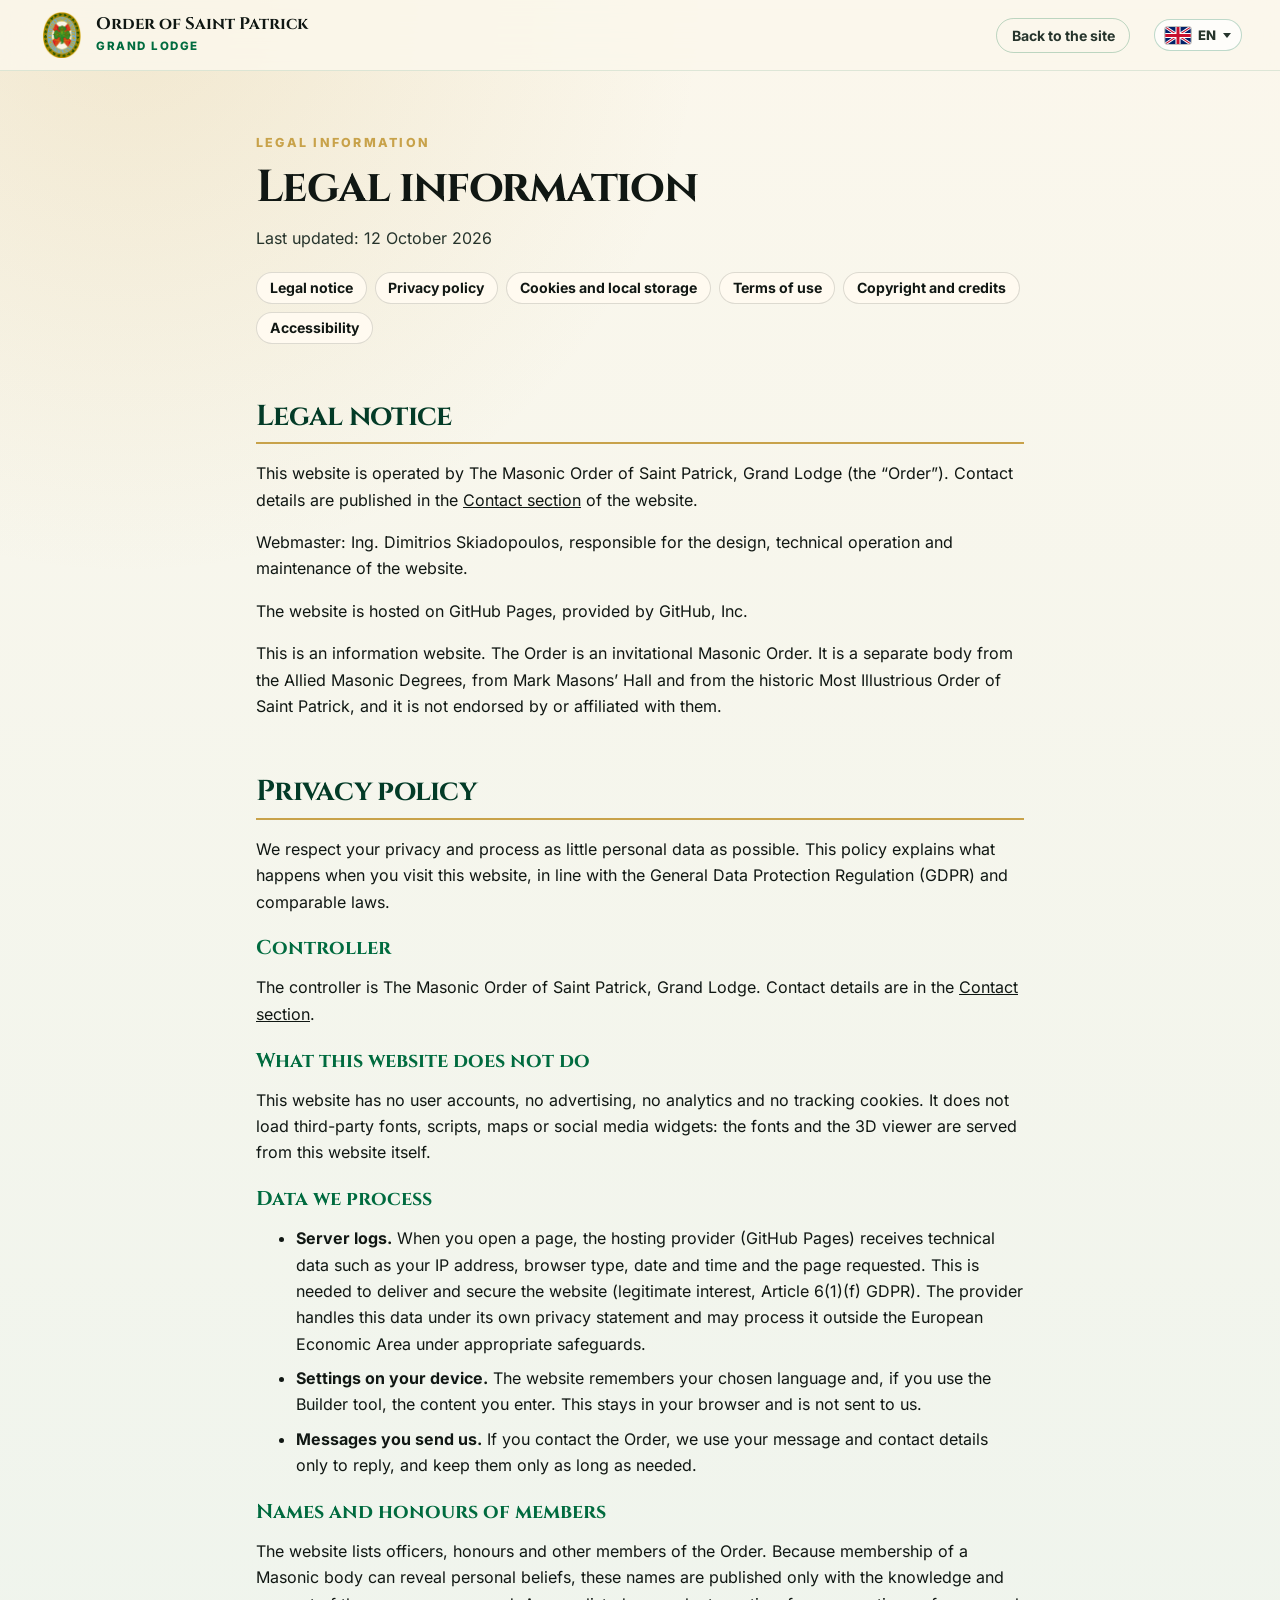
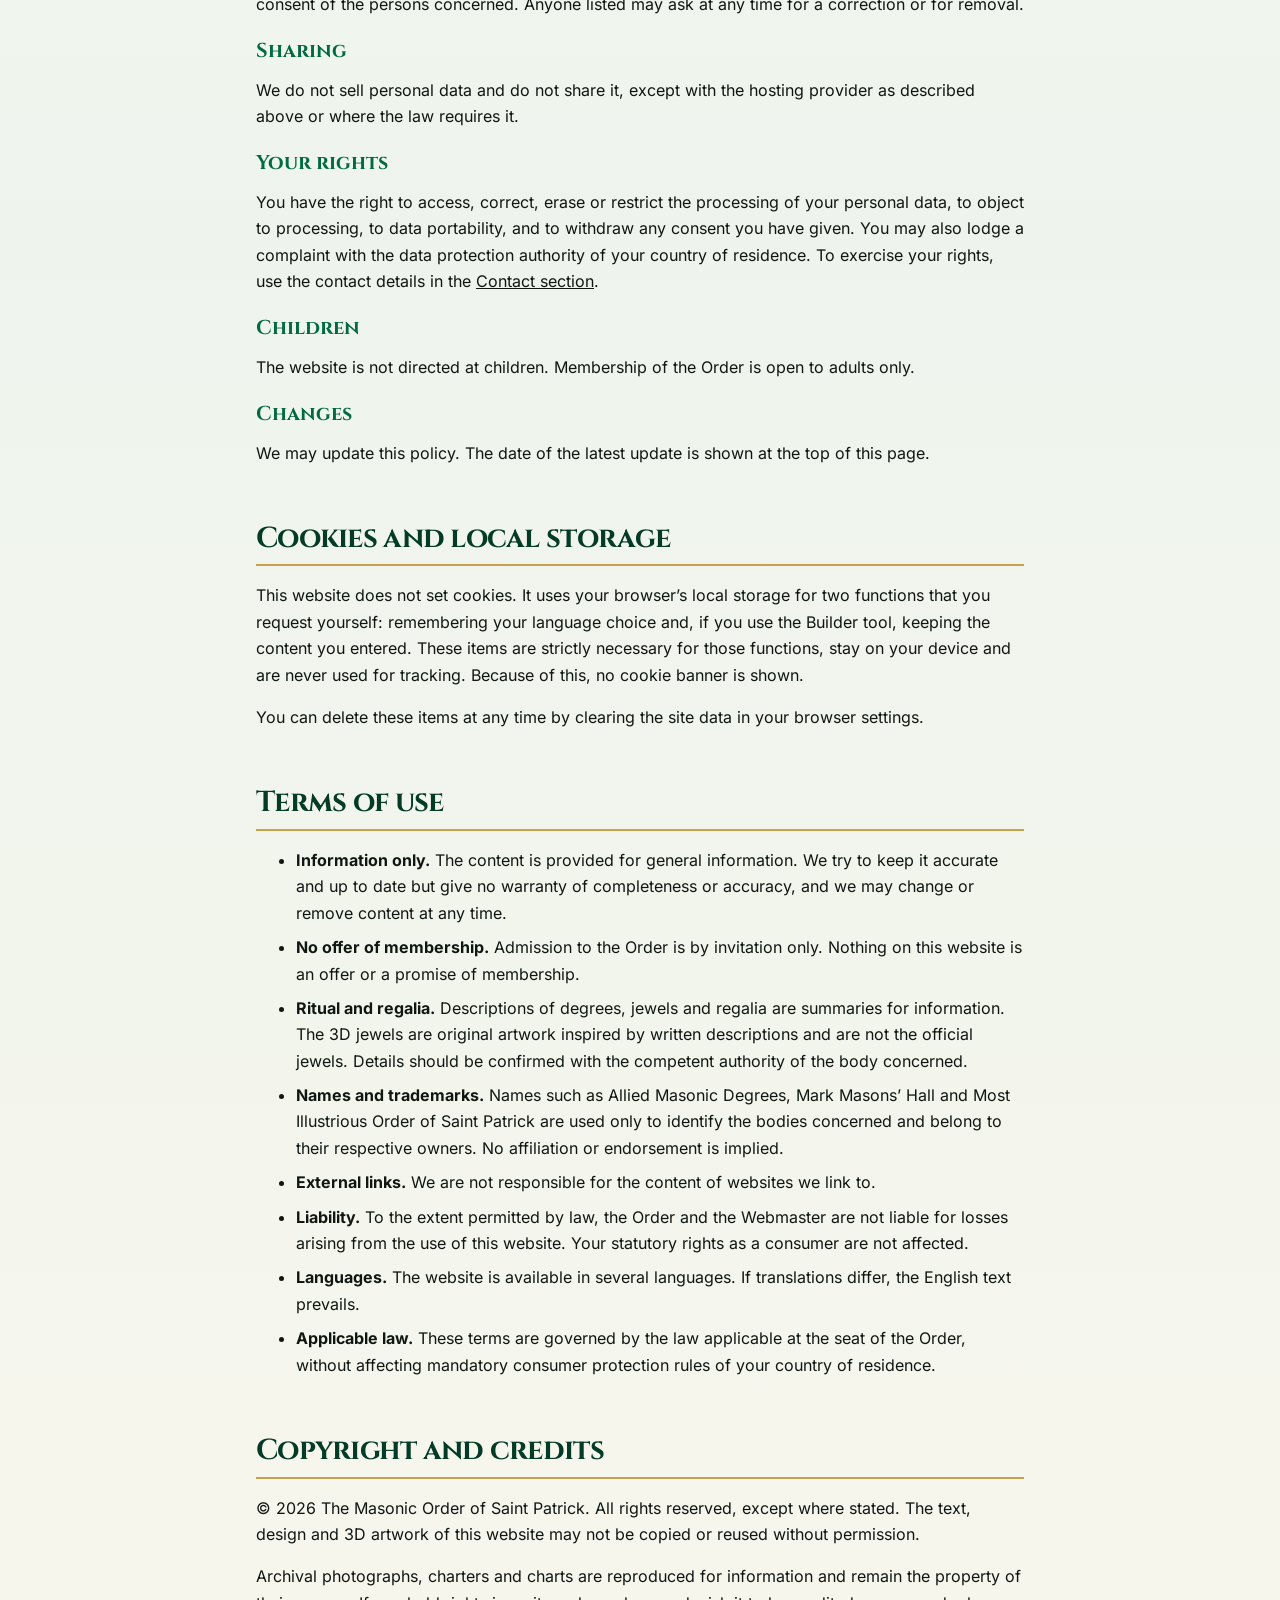
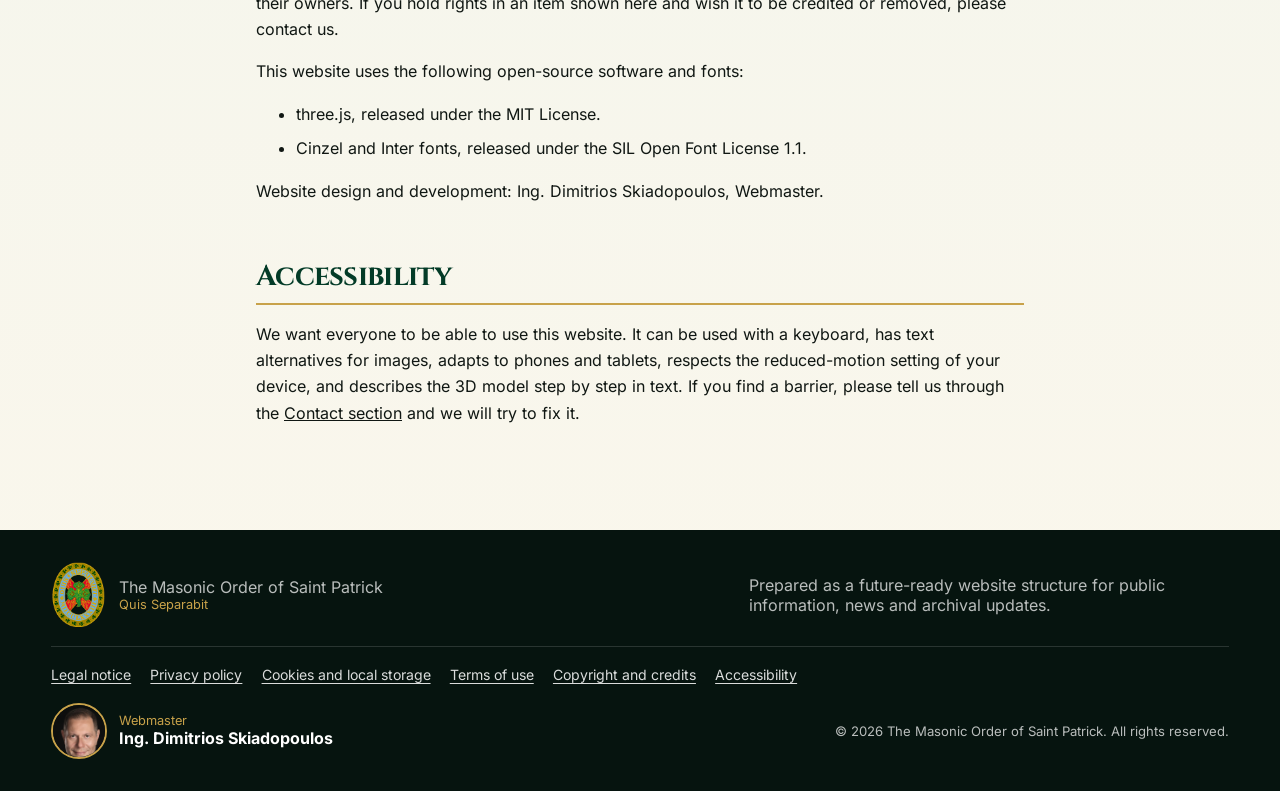
<file: legal.html>
<!doctype html>
<html lang="en">
  <head>
    <meta charset="utf-8" />
    <meta name="viewport" content="width=device-width, initial-scale=1" />
    <title>Legal information - The Masonic Order of Saint Patrick</title>
    <meta
      name="description"
      content="Legal notice, privacy policy, cookies and local storage, terms of use, copyright and accessibility for the website of the Masonic Order of Saint Patrick."
    />
    <meta name="referrer" content="no-referrer" />
    <link rel="stylesheet" href="fonts.css" />
    <link rel="stylesheet" href="styles.css" />
  </head>
  <body class="legal-page">
    <header class="site-header">
      <a class="brand" href="index.html" aria-label="Masonic Order of Saint Patrick home">
        <img src="assets/limerick-media/image3.png" alt="Seal of the Masonic Order of Saint Patrick" />
        <span>
          <strong>Order of Saint Patrick</strong>
          <small>Grand Lodge</small>
        </span>
      </a>
      <a class="legal-back" href="index.html">Back to the site</a>
    </header>

    <main class="legal-main">
      <p class="eyebrow">Legal information</p>
      <h1>Legal information</h1>
      <p class="legal-updated">Last updated: 12 October 2026</p>
      <nav class="legal-toc" aria-label="Contents">
        <a href="#imprint">Legal notice</a>
        <a href="#privacy">Privacy policy</a>
        <a href="#cookies">Cookies and local storage</a>
        <a href="#terms">Terms of use</a>
        <a href="#copyright">Copyright and credits</a>
        <a href="#accessibility">Accessibility</a>
      </nav>

      <section id="imprint" class="legal-section">
        <h2>Legal notice</h2>
        <p>This website is operated by The Masonic Order of Saint Patrick, Grand Lodge (the &ldquo;Order&rdquo;). Contact details are published in the <a href="index.html#contact">Contact section</a> of the website.</p>
        <p>Webmaster: Ing. Dimitrios Skiadopoulos, responsible for the design, technical operation and maintenance of the website.</p>
        <p>The website is hosted on GitHub Pages, provided by GitHub, Inc.</p>
        <p>This is an information website. The Order is an invitational Masonic Order. It is a separate body from the Allied Masonic Degrees, from Mark Masons&rsquo; Hall and from the historic Most Illustrious Order of Saint Patrick, and it is not endorsed by or affiliated with them.</p>
      </section>

      <section id="privacy" class="legal-section">
        <h2>Privacy policy</h2>
        <p>We respect your privacy and process as little personal data as possible. This policy explains what happens when you visit this website, in line with the General Data Protection Regulation (GDPR) and comparable laws.</p>
        <h3>Controller</h3>
        <p>The controller is The Masonic Order of Saint Patrick, Grand Lodge. Contact details are in the <a href="index.html#contact">Contact section</a>.</p>
        <h3>What this website does not do</h3>
        <p>This website has no user accounts, no advertising, no analytics and no tracking cookies. It does not load third-party fonts, scripts, maps or social media widgets: the fonts and the 3D viewer are served from this website itself.</p>
        <h3>Data we process</h3>
        <ul>
          <li><strong>Server logs.</strong> When you open a page, the hosting provider (GitHub Pages) receives technical data such as your IP address, browser type, date and time and the page requested. This is needed to deliver and secure the website (legitimate interest, Article 6(1)(f) GDPR). The provider handles this data under its own privacy statement and may process it outside the European Economic Area under appropriate safeguards.</li>
          <li><strong>Settings on your device.</strong> The website remembers your chosen language and, if you use the Builder tool, the content you enter. This stays in your browser and is not sent to us.</li>
          <li><strong>Messages you send us.</strong> If you contact the Order, we use your message and contact details only to reply, and keep them only as long as needed.</li>
        </ul>
        <h3>Names and honours of members</h3>
        <p>The website lists officers, honours and other members of the Order. Because membership of a Masonic body can reveal personal beliefs, these names are published only with the knowledge and consent of the persons concerned. Anyone listed may ask at any time for a correction or for removal.</p>
        <h3>Sharing</h3>
        <p>We do not sell personal data and do not share it, except with the hosting provider as described above or where the law requires it.</p>
        <h3>Your rights</h3>
        <p>You have the right to access, correct, erase or restrict the processing of your personal data, to object to processing, to data portability, and to withdraw any consent you have given. You may also lodge a complaint with the data protection authority of your country of residence. To exercise your rights, use the contact details in the <a href="index.html#contact">Contact section</a>.</p>
        <h3>Children</h3>
        <p>The website is not directed at children. Membership of the Order is open to adults only.</p>
        <h3>Changes</h3>
        <p>We may update this policy. The date of the latest update is shown at the top of this page.</p>
      </section>

      <section id="cookies" class="legal-section">
        <h2>Cookies and local storage</h2>
        <p>This website does not set cookies. It uses your browser&rsquo;s local storage for two functions that you request yourself: remembering your language choice and, if you use the Builder tool, keeping the content you entered. These items are strictly necessary for those functions, stay on your device and are never used for tracking. Because of this, no cookie banner is shown.</p>
        <p>You can delete these items at any time by clearing the site data in your browser settings.</p>
      </section>

      <section id="terms" class="legal-section">
        <h2>Terms of use</h2>
        <ul>
          <li><strong>Information only.</strong> The content is provided for general information. We try to keep it accurate and up to date but give no warranty of completeness or accuracy, and we may change or remove content at any time.</li>
          <li><strong>No offer of membership.</strong> Admission to the Order is by invitation only. Nothing on this website is an offer or a promise of membership.</li>
          <li><strong>Ritual and regalia.</strong> Descriptions of degrees, jewels and regalia are summaries for information. The 3D jewels are original artwork inspired by written descriptions and are not the official jewels. Details should be confirmed with the competent authority of the body concerned.</li>
          <li><strong>Names and trademarks.</strong> Names such as Allied Masonic Degrees, Mark Masons&rsquo; Hall and Most Illustrious Order of Saint Patrick are used only to identify the bodies concerned and belong to their respective owners. No affiliation or endorsement is implied.</li>
          <li><strong>External links.</strong> We are not responsible for the content of websites we link to.</li>
          <li><strong>Liability.</strong> To the extent permitted by law, the Order and the Webmaster are not liable for losses arising from the use of this website. Your statutory rights as a consumer are not affected.</li>
          <li><strong>Languages.</strong> The website is available in several languages. If translations differ, the English text prevails.</li>
          <li><strong>Applicable law.</strong> These terms are governed by the law applicable at the seat of the Order, without affecting mandatory consumer protection rules of your country of residence.</li>
        </ul>
      </section>

      <section id="copyright" class="legal-section">
        <h2>Copyright and credits</h2>
        <p>&copy; 2026 The Masonic Order of Saint Patrick. All rights reserved, except where stated. The text, design and 3D artwork of this website may not be copied or reused without permission.</p>
        <p>Archival photographs, charters and charts are reproduced for information and remain the property of their owners. If you hold rights in an item shown here and wish it to be credited or removed, please contact us.</p>
        <p>This website uses the following open-source software and fonts:</p>
        <ul>
          <li>three.js, released under the MIT License.</li>
          <li>Cinzel and Inter fonts, released under the SIL Open Font License 1.1.</li>
        </ul>
        <p>Website design and development: Ing. Dimitrios Skiadopoulos, Webmaster.</p>
      </section>

      <section id="accessibility" class="legal-section">
        <h2>Accessibility</h2>
        <p>We want everyone to be able to use this website. It can be used with a keyboard, has text alternatives for images, adapts to phones and tablets, respects the reduced-motion setting of your device, and describes the 3D model step by step in text. If you find a barrier, please tell us through the <a href="index.html#contact">Contact section</a> and we will try to fix it.</p>
      </section>
    </main>

    <footer class="site-footer">
      <div class="footer-brand">
        <img src="assets/limerick-media/image3.png" alt="" />
        <p>
          The Masonic Order of Saint Patrick
          <span>Quis Separabit</span>
        </p>
      </div>
      <p class="footer-note">Prepared as a future-ready website structure for public information, news and archival updates.</p>
      <nav class="legal-links" aria-label="Legal information">
        <a href="legal.html#imprint">Legal notice</a>
        <a href="legal.html#privacy">Privacy policy</a>
        <a href="legal.html#cookies">Cookies and local storage</a>
        <a href="legal.html#terms">Terms of use</a>
        <a href="legal.html#copyright">Copyright and credits</a>
        <a href="legal.html#accessibility">Accessibility</a>
      </nav>
      <div class="footer-credit">
        <img class="webmaster-photo" src="assets/webmaster-skiadopoulos.jpg" alt="Ing. Dimitrios Skiadopoulos, Webmaster" width="56" height="56" />
        <p>
          <span>Webmaster</span>
          <strong>Ing. Dimitrios Skiadopoulos</strong>
        </p>
      </div>
      <p class="footer-copy">&copy; 2026 The Masonic Order of Saint Patrick. All rights reserved.</p>
    </footer>

    <script src="i18n-data.js"></script>
    <script src="i18n.js"></script>
  </body>
</html>
</file>
<file: fonts.css>
/* Self-hosted fonts (SIL Open Font License; see assets/fonts). No request leaves this site. */
@font-face{font-family:"Cinzel";font-style:normal;font-weight:500;font-display:swap;src:url("assets/fonts/cinzel-latin-500-normal.woff2") format("woff2");unicode-range:U+0000-00FF,U+0131,U+0152-0153,U+02BB-02BC,U+02C6,U+02DA,U+02DC,U+0304,U+0308,U+0329,U+2000-206F,U+2074,U+20AC,U+2122,U+2191,U+2193,U+2212,U+2215,U+FEFF,U+FFFD;}
@font-face{font-family:"Cinzel";font-style:normal;font-weight:600;font-display:swap;src:url("assets/fonts/cinzel-latin-600-normal.woff2") format("woff2");unicode-range:U+0000-00FF,U+0131,U+0152-0153,U+02BB-02BC,U+02C6,U+02DA,U+02DC,U+0304,U+0308,U+0329,U+2000-206F,U+2074,U+20AC,U+2122,U+2191,U+2193,U+2212,U+2215,U+FEFF,U+FFFD;}
@font-face{font-family:"Cinzel";font-style:normal;font-weight:700;font-display:swap;src:url("assets/fonts/cinzel-latin-700-normal.woff2") format("woff2");unicode-range:U+0000-00FF,U+0131,U+0152-0153,U+02BB-02BC,U+02C6,U+02DA,U+02DC,U+0304,U+0308,U+0329,U+2000-206F,U+2074,U+20AC,U+2122,U+2191,U+2193,U+2212,U+2215,U+FEFF,U+FFFD;}
@font-face{font-family:"Inter";font-style:normal;font-weight:400;font-display:swap;src:url("assets/fonts/inter-latin-400-normal.woff2") format("woff2");unicode-range:U+0000-00FF,U+0131,U+0152-0153,U+02BB-02BC,U+02C6,U+02DA,U+02DC,U+0304,U+0308,U+0329,U+2000-206F,U+2074,U+20AC,U+2122,U+2191,U+2193,U+2212,U+2215,U+FEFF,U+FFFD;}
@font-face{font-family:"Inter";font-style:normal;font-weight:500;font-display:swap;src:url("assets/fonts/inter-latin-500-normal.woff2") format("woff2");unicode-range:U+0000-00FF,U+0131,U+0152-0153,U+02BB-02BC,U+02C6,U+02DA,U+02DC,U+0304,U+0308,U+0329,U+2000-206F,U+2074,U+20AC,U+2122,U+2191,U+2193,U+2212,U+2215,U+FEFF,U+FFFD;}
@font-face{font-family:"Inter";font-style:normal;font-weight:600;font-display:swap;src:url("assets/fonts/inter-latin-600-normal.woff2") format("woff2");unicode-range:U+0000-00FF,U+0131,U+0152-0153,U+02BB-02BC,U+02C6,U+02DA,U+02DC,U+0304,U+0308,U+0329,U+2000-206F,U+2074,U+20AC,U+2122,U+2191,U+2193,U+2212,U+2215,U+FEFF,U+FFFD;}
@font-face{font-family:"Inter";font-style:normal;font-weight:700;font-display:swap;src:url("assets/fonts/inter-latin-700-normal.woff2") format("woff2");unicode-range:U+0000-00FF,U+0131,U+0152-0153,U+02BB-02BC,U+02C6,U+02DA,U+02DC,U+0304,U+0308,U+0329,U+2000-206F,U+2074,U+20AC,U+2122,U+2191,U+2193,U+2212,U+2215,U+FEFF,U+FFFD;}
@font-face{font-family:"Inter";font-style:normal;font-weight:800;font-display:swap;src:url("assets/fonts/inter-latin-800-normal.woff2") format("woff2");unicode-range:U+0000-00FF,U+0131,U+0152-0153,U+02BB-02BC,U+02C6,U+02DA,U+02DC,U+0304,U+0308,U+0329,U+2000-206F,U+2074,U+20AC,U+2122,U+2191,U+2193,U+2212,U+2215,U+FEFF,U+FFFD;}
@font-face{font-family:"Inter";font-style:normal;font-weight:400;font-display:swap;src:url("assets/fonts/inter-latin-ext-400-normal.woff2") format("woff2");unicode-range:U+0100-02BA,U+02BD-02C5,U+02C7-02CC,U+02CE-02D7,U+02DD-02FF,U+0304,U+0308,U+0329,U+1D00-1DBF,U+1E00-1E9F,U+1EF2-1EFF,U+2020,U+20A0-20AB,U+20AD-20C0,U+2113,U+2C60-2C7F,U+A720-A7FF;}
@font-face{font-family:"Inter";font-style:normal;font-weight:500;font-display:swap;src:url("assets/fonts/inter-latin-ext-500-normal.woff2") format("woff2");unicode-range:U+0100-02BA,U+02BD-02C5,U+02C7-02CC,U+02CE-02D7,U+02DD-02FF,U+0304,U+0308,U+0329,U+1D00-1DBF,U+1E00-1E9F,U+1EF2-1EFF,U+2020,U+20A0-20AB,U+20AD-20C0,U+2113,U+2C60-2C7F,U+A720-A7FF;}
@font-face{font-family:"Inter";font-style:normal;font-weight:600;font-display:swap;src:url("assets/fonts/inter-latin-ext-600-normal.woff2") format("woff2");unicode-range:U+0100-02BA,U+02BD-02C5,U+02C7-02CC,U+02CE-02D7,U+02DD-02FF,U+0304,U+0308,U+0329,U+1D00-1DBF,U+1E00-1E9F,U+1EF2-1EFF,U+2020,U+20A0-20AB,U+20AD-20C0,U+2113,U+2C60-2C7F,U+A720-A7FF;}
@font-face{font-family:"Inter";font-style:normal;font-weight:700;font-display:swap;src:url("assets/fonts/inter-latin-ext-700-normal.woff2") format("woff2");unicode-range:U+0100-02BA,U+02BD-02C5,U+02C7-02CC,U+02CE-02D7,U+02DD-02FF,U+0304,U+0308,U+0329,U+1D00-1DBF,U+1E00-1E9F,U+1EF2-1EFF,U+2020,U+20A0-20AB,U+20AD-20C0,U+2113,U+2C60-2C7F,U+A720-A7FF;}
@font-face{font-family:"Inter";font-style:normal;font-weight:800;font-display:swap;src:url("assets/fonts/inter-latin-ext-800-normal.woff2") format("woff2");unicode-range:U+0100-02BA,U+02BD-02C5,U+02C7-02CC,U+02CE-02D7,U+02DD-02FF,U+0304,U+0308,U+0329,U+1D00-1DBF,U+1E00-1E9F,U+1EF2-1EFF,U+2020,U+20A0-20AB,U+20AD-20C0,U+2113,U+2C60-2C7F,U+A720-A7FF;}
@font-face{font-family:"Inter";font-style:normal;font-weight:400;font-display:swap;src:url("assets/fonts/inter-greek-400-normal.woff2") format("woff2");unicode-range:U+0370-0377,U+037A-037F,U+0384-038A,U+038C,U+038E-03A1,U+03A3-03FF;}
@font-face{font-family:"Inter";font-style:normal;font-weight:500;font-display:swap;src:url("assets/fonts/inter-greek-500-normal.woff2") format("woff2");unicode-range:U+0370-0377,U+037A-037F,U+0384-038A,U+038C,U+038E-03A1,U+03A3-03FF;}
@font-face{font-family:"Inter";font-style:normal;font-weight:600;font-display:swap;src:url("assets/fonts/inter-greek-600-normal.woff2") format("woff2");unicode-range:U+0370-0377,U+037A-037F,U+0384-038A,U+038C,U+038E-03A1,U+03A3-03FF;}
@font-face{font-family:"Inter";font-style:normal;font-weight:700;font-display:swap;src:url("assets/fonts/inter-greek-700-normal.woff2") format("woff2");unicode-range:U+0370-0377,U+037A-037F,U+0384-038A,U+038C,U+038E-03A1,U+03A3-03FF;}
@font-face{font-family:"Inter";font-style:normal;font-weight:800;font-display:swap;src:url("assets/fonts/inter-greek-800-normal.woff2") format("woff2");unicode-range:U+0370-0377,U+037A-037F,U+0384-038A,U+038C,U+038E-03A1,U+03A3-03FF;}
</file>
<file: styles.css>
:root {
  --ink: #101713;
  --ink-soft: #26342c;
  --emerald: #006b3f;
  --emerald-deep: #033b27;
  --emerald-glow: #18a96b;
  --gold: #c8a24a;
  --gold-soft: #ead8a4;
  --parchment: #f4efe3;
  --paper: #fffaf0;
  --mist: #e8efe9;
  --sky: #8fc8e8;
  --crimson: #9f1e2e;
  --line: rgba(16, 23, 19, 0.14);
  --shadow: 0 24px 80px rgba(3, 59, 39, 0.18);
  --radius: 8px;
  --serif: "Cinzel", Georgia, serif;
  --sans: "Inter", system-ui, sans-serif;
}

* {
  box-sizing: border-box;
}

html {
  scroll-behavior: smooth;
}

body {
  margin: 0;
  color: var(--ink);
  background:
    radial-gradient(circle at 10% 0%, rgba(200, 162, 74, 0.18), transparent 36rem),
    linear-gradient(180deg, #fbf7ec 0%, #eef4ed 46%, #fbf7ec 100%);
  font-family: var(--sans);
}

img {
  max-width: 100%;
  display: block;
}

a {
  color: inherit;
  text-decoration: none;
}

.site-header {
  position: sticky;
  top: 0;
  z-index: 20;
  display: flex;
  align-items: center;
  justify-content: space-between;
  gap: 1.5rem;
  padding: 0.75rem clamp(1rem, 3vw, 2.5rem);
  background: rgba(251, 247, 236, 0.86);
  border-bottom: 1px solid rgba(0, 107, 63, 0.12);
  backdrop-filter: blur(18px);
}

.brand {
  display: flex;
  align-items: center;
  gap: 0.75rem;
  min-width: 0;
}

.brand img {
  width: 46px;
  height: 46px;
  object-fit: contain;
}

.brand strong {
  display: block;
  font-family: var(--serif);
  font-size: clamp(0.92rem, 2vw, 1.05rem);
  line-height: 1.05;
}

.brand small {
  color: var(--emerald);
  font-size: 0.72rem;
  font-weight: 800;
  letter-spacing: 0.13em;
  text-transform: uppercase;
}

.site-nav {
  display: flex;
  align-items: center;
  gap: 0.25rem;
}

.site-nav a,
.nav-toggle {
  border: 1px solid transparent;
  border-radius: 999px;
  padding: 0.58rem 0.82rem;
  color: var(--ink-soft);
  font-size: 0.9rem;
  font-weight: 700;
}

.site-nav a:hover,
.site-nav a:focus-visible {
  border-color: rgba(0, 107, 63, 0.18);
  background: rgba(0, 107, 63, 0.07);
}

.nav-toggle {
  display: none;
  background: transparent;
  cursor: pointer;
}

.hero {
  position: relative;
  min-height: 86vh;
  display: grid;
  grid-template-columns: minmax(0, 1fr);
  align-items: end;
  padding: clamp(6rem, 10vw, 9rem) clamp(1rem, 4vw, 4rem) clamp(2rem, 5vw, 4rem);
  overflow: hidden;
  isolation: isolate;
}

.hero::before {
  content: "";
  position: absolute;
  inset: 0;
  z-index: -2;
  background:
    linear-gradient(90deg, rgba(3, 59, 39, 0.96) 0%, rgba(3, 59, 39, 0.78) 42%, rgba(3, 59, 39, 0.18) 100%),
    linear-gradient(180deg, transparent 0%, rgba(0, 0, 0, 0.28) 100%);
}

.hero-media {
  position: absolute;
  inset: 0;
  z-index: -3;
}

.hero-media img {
  width: 100%;
  height: 100%;
  object-fit: cover;
  object-position: 72% center;
  filter: saturate(0.92) contrast(1.04);
}

.hero-panel {
  max-width: 760px;
  color: white;
}

.eyebrow {
  margin: 0 0 0.8rem;
  color: var(--gold);
  font-size: 0.78rem;
  font-weight: 800;
  letter-spacing: 0.18em;
  text-transform: uppercase;
}

h1,
h2,
h3 {
  margin: 0;
  font-family: var(--serif);
  line-height: 1.05;
}

h1 {
  max-width: 780px;
  font-size: clamp(3.1rem, 9vw, 7.8rem);
  letter-spacing: -0.035em;
}

h2 {
  font-size: clamp(2rem, 4.8vw, 4.2rem);
  letter-spacing: -0.025em;
}

h3 {
  font-size: 1.25rem;
}

.hero-panel p:not(.eyebrow) {
  max-width: 620px;
  margin: 1.25rem 0 0;
  color: rgba(255, 255, 255, 0.82);
  font-size: clamp(1.05rem, 2vw, 1.3rem);
  line-height: 1.65;
}

.hero-actions {
  display: flex;
  flex-wrap: wrap;
  gap: 0.85rem;
  margin-top: 2rem;
}

.button {
  border: 1px solid rgba(255, 255, 255, 0.18);
  border-radius: 999px;
  padding: 0.82rem 1.15rem;
  font-weight: 800;
  cursor: pointer;
}

.button.primary {
  background: var(--gold);
  border-color: var(--gold);
  color: #172016;
}

.button.ghost {
  background: rgba(255, 255, 255, 0.08);
  color: inherit;
}

.hero-register {
  position: absolute;
  right: clamp(1rem, 4vw, 4rem);
  bottom: clamp(1rem, 3vw, 2.5rem);
  width: min(360px, calc(100% - 2rem));
  padding: 1.1rem;
  color: white;
  background: rgba(0, 0, 0, 0.25);
  border: 1px solid rgba(255, 255, 255, 0.18);
  border-radius: var(--radius);
  backdrop-filter: blur(18px);
}

.hero-register span {
  display: block;
  color: var(--gold-soft);
  font-size: 0.72rem;
  font-weight: 800;
  letter-spacing: 0.13em;
  text-transform: uppercase;
}

.hero-register strong {
  display: block;
  margin: 0.15rem 0 0.75rem;
}

.intro-strip,
.section {
  width: min(1180px, calc(100% - 2rem));
  margin-inline: auto;
}

.intro-strip {
  display: grid;
  grid-template-columns: repeat(3, 1fr);
  gap: 1px;
  margin-top: -1.8rem;
  position: relative;
  z-index: 5;
  overflow: hidden;
  border-radius: var(--radius);
  box-shadow: var(--shadow);
  background: rgba(255, 255, 255, 0.8);
}

.intro-strip div {
  padding: 1.4rem;
  background: rgba(255, 250, 240, 0.94);
}

.metric {
  display: block;
  color: var(--emerald);
  font-family: var(--serif);
  font-size: 2rem;
  font-weight: 700;
}

.intro-strip p,
.section p {
  color: var(--ink-soft);
  line-height: 1.75;
}

.section {
  padding-block: clamp(4.5rem, 8vw, 7rem);
}

.section-heading {
  max-width: 780px;
  margin-bottom: 2rem;
}

.story-grid {
  display: grid;
  grid-template-columns: 0.92fr 1.08fr;
  gap: clamp(2rem, 5vw, 4rem);
  align-items: center;
}

.section-copy p {
  font-size: 1.05rem;
}

.story-visual {
  position: relative;
  overflow: hidden;
  border-radius: var(--radius);
  background: var(--emerald-deep);
  box-shadow: var(--shadow);
}

.story-visual img {
  width: 100%;
  aspect-ratio: 4 / 3;
  object-fit: cover;
}

.caption {
  position: absolute;
  left: 1rem;
  right: 1rem;
  bottom: 1rem;
  padding: 1rem;
  color: white;
  background: rgba(3, 59, 39, 0.76);
  border: 1px solid rgba(255, 255, 255, 0.16);
  border-radius: var(--radius);
  backdrop-filter: blur(12px);
}

.caption strong,
.caption span {
  display: block;
}

.caption span {
  color: rgba(255, 255, 255, 0.78);
  margin-top: 0.25rem;
}

.identity-section {
  padding-top: 0;
}

.identity-grid {
  display: grid;
  grid-template-columns: repeat(4, 1fr);
  gap: 1rem;
}

.identity-card {
  min-height: 330px;
  padding: 1.3rem;
  background:
    linear-gradient(160deg, rgba(255, 250, 240, 0.96), rgba(235, 242, 236, 0.88)),
    var(--paper);
}

.identity-card span {
  display: inline-flex;
  align-items: center;
  justify-content: center;
  width: 2.35rem;
  height: 2.35rem;
  margin-bottom: 1rem;
  border-radius: 50%;
  color: white;
  background: var(--emerald);
  font-weight: 900;
}

.identity-card h3 {
  min-height: 3.2rem;
}

.eligibility-panel {
  display: grid;
  grid-template-columns: 0.9fr 1.1fr;
  gap: 2rem;
  margin-top: 1rem;
  padding: 1.4rem;
  color: white;
  background:
    linear-gradient(135deg, rgba(3, 59, 39, 0.96), rgba(7, 27, 20, 0.96)),
    var(--emerald-deep);
  border-color: rgba(255, 255, 255, 0.14);
}

.eligibility-panel h3 {
  color: white;
}

.eligibility-panel p {
  color: rgba(255, 255, 255, 0.78);
}

.eligibility-list {
  display: grid;
  gap: 0.7rem;
  margin: 0;
  padding: 0;
  list-style: none;
}

.eligibility-list li {
  padding: 0.85rem;
  border: 1px solid rgba(255, 255, 255, 0.14);
  border-radius: var(--radius);
  background: rgba(255, 255, 255, 0.07);
}

.eligibility-list strong,
.eligibility-list span {
  display: block;
}

.eligibility-list span {
  margin-top: 0.25rem;
  color: rgba(255, 255, 255, 0.76);
  line-height: 1.55;
}

.relationship-table {
  margin-top: 1rem;
  overflow: hidden;
  background: rgba(255, 250, 240, 0.78);
}

.relationship-table > div {
  display: grid;
  grid-template-columns: 0.8fr 0.85fr 1.35fr;
}

.relationship-table > div + div {
  border-top: 1px solid var(--line);
}

.relationship-table span {
  padding: 0.9rem 1rem;
  line-height: 1.55;
}

.relationship-table div:first-child {
  color: white;
  background: var(--emerald);
  font-weight: 900;
}

.relationship-table span + span {
  border-left: 1px solid var(--line);
}

.relationship-table div:first-child span + span {
  border-left-color: rgba(255, 255, 255, 0.18);
}

.source-note {
  max-width: 920px;
  margin-top: 1rem;
  font-size: 0.94rem;
}

.meaning-section {
  width: 100%;
  max-width: none;
  padding-inline: max(1rem, calc((100vw - 1180px) / 2));
  background: linear-gradient(135deg, var(--emerald-deep), #071b14);
  color: white;
}

.meaning-section h2,
.meaning-section h3 {
  color: white;
}

.meaning-section p {
  color: rgba(255, 255, 255, 0.75);
}

.meaning-layout {
  display: grid;
  grid-template-columns: 0.8fr 1.2fr;
  gap: 2rem;
  align-items: stretch;
}

.meaning-main,
.principles article,
.identity-card,
.eligibility-panel,
.relationship-table,
.charter-card,
.officer-panel,
.honours article,
.builder-shell,
.news-card,
.lodge-card {
  border: 1px solid var(--line);
  border-radius: var(--radius);
}

.meaning-main {
  padding: 1.5rem;
  background: rgba(255, 255, 255, 0.06);
  border-color: rgba(255, 255, 255, 0.14);
}

.meaning-main img {
  width: 210px;
  margin: 0 auto 1.2rem;
}

.principles {
  display: grid;
  grid-template-columns: repeat(2, 1fr);
  gap: 1rem;
}

.principles article {
  padding: 1.3rem;
  background: rgba(255, 255, 255, 0.07);
  border-color: rgba(255, 255, 255, 0.14);
}

.principles span {
  display: inline-flex;
  align-items: center;
  justify-content: center;
  width: 2.3rem;
  height: 2.3rem;
  margin-bottom: 1rem;
  border-radius: 50%;
  color: var(--ink);
  background: var(--gold);
  font-weight: 900;
}

.lodge-tools {
  margin-bottom: 1.2rem;
}

label {
  display: grid;
  gap: 0.42rem;
  color: var(--ink-soft);
  font-weight: 800;
}

input,
textarea {
  width: 100%;
  border: 1px solid rgba(16, 23, 19, 0.16);
  border-radius: var(--radius);
  padding: 0.85rem 0.95rem;
  color: var(--ink);
  background: rgba(255, 255, 255, 0.76);
  font: inherit;
}

textarea {
  resize: vertical;
}

.lodge-grid {
  display: grid;
  grid-template-columns: repeat(4, 1fr);
  gap: 1rem;
}

.lodge-card {
  position: relative;
  min-height: 220px;
  display: flex;
  flex-direction: column;
  justify-content: space-between;
  padding: 1.15rem;
  overflow: hidden;
  background:
    linear-gradient(145deg, rgba(255, 250, 240, 0.96), rgba(232, 239, 233, 0.88)),
    var(--paper);
}

.lodge-card::after {
  content: "";
  position: absolute;
  right: -36px;
  top: -42px;
  width: 120px;
  height: 120px;
  background: url("assets/limerick-media/image3.png") center / contain no-repeat;
  opacity: 0.11;
}

.lodge-card .year {
  color: var(--gold);
  font-family: var(--serif);
  font-size: 2.4rem;
  font-weight: 700;
}

.lodge-card h3 {
  margin-top: 1rem;
}

.status {
  align-self: flex-start;
  margin-top: 1rem;
  border: 1px solid rgba(0, 107, 63, 0.18);
  border-radius: 999px;
  padding: 0.35rem 0.6rem;
  color: var(--emerald);
  background: rgba(0, 107, 63, 0.07);
  font-size: 0.76rem;
  font-weight: 900;
  letter-spacing: 0.08em;
  text-transform: uppercase;
}

.governance-grid {
  display: grid;
  grid-template-columns: 0.9fr 1.1fr;
  gap: 1rem;
}

.charter-card,
.officer-panel,
.honours article {
  padding: 1.4rem;
  background: rgba(255, 250, 240, 0.78);
}

.panel-head {
  display: flex;
  align-items: center;
  justify-content: space-between;
  gap: 1rem;
  margin-bottom: 1rem;
}

.text-button {
  border: 0;
  padding: 0;
  color: var(--emerald);
  background: transparent;
  font-weight: 900;
  cursor: pointer;
}

.officer-list,
.compact-list {
  display: grid;
  gap: 0.7rem;
}

.officer-row,
.compact-list div {
  display: grid;
  grid-template-columns: minmax(130px, 0.8fr) minmax(0, 1.2fr);
  gap: 1rem;
  padding-top: 0.7rem;
  border-top: 1px solid var(--line);
}

.officer-row span,
.compact-list span {
  color: var(--emerald);
  font-weight: 900;
}

.officer-row strong,
.compact-list strong {
  color: var(--ink);
}

.honours {
  display: grid;
  grid-template-columns: 0.85fr 1.15fr;
  gap: 1rem;
  margin-top: 1rem;
}

.columns {
  grid-template-columns: repeat(2, minmax(0, 1fr));
}

.columns div {
  grid-template-columns: 1fr;
}

.gallery-grid {
  display: grid;
  grid-template-columns: 1.15fr 0.85fr 1fr;
  gap: 1rem;
}

.gallery-item {
  position: relative;
  overflow: hidden;
  min-height: 340px;
  border-radius: var(--radius);
  background: var(--emerald-deep);
  box-shadow: 0 18px 50px rgba(16, 23, 19, 0.12);
}

.gallery-item img {
  width: 100%;
  height: 100%;
  min-height: inherit;
  object-fit: cover;
}

.gallery-item:nth-child(2) {
  transform: translateY(2rem);
}

.gallery-item div {
  position: absolute;
  left: 0.85rem;
  right: 0.85rem;
  bottom: 0.85rem;
  padding: 0.85rem;
  color: white;
  background: rgba(3, 59, 39, 0.76);
  border-radius: var(--radius);
}

.gallery-item p {
  margin: 0.35rem 0 0;
  color: rgba(255, 255, 255, 0.76);
}

.news-list {
  display: grid;
  grid-template-columns: repeat(3, 1fr);
  gap: 1rem;
}

.news-card {
  padding: 1.2rem;
  background: rgba(255, 250, 240, 0.78);
}

.news-meta {
  display: flex;
  flex-wrap: wrap;
  gap: 0.5rem;
  margin-bottom: 0.9rem;
  color: var(--emerald);
  font-size: 0.76rem;
  font-weight: 900;
  letter-spacing: 0.08em;
  text-transform: uppercase;
}

.builder-section {
  width: 100%;
  max-width: none;
  padding-inline: max(1rem, calc((100vw - 1180px) / 2));
  background: #081b14;
  color: white;
}

.builder-intro {
  max-width: 760px;
}

.builder-section p {
  color: rgba(255, 255, 255, 0.75);
}

.builder-shell {
  margin-top: 2rem;
  overflow: hidden;
  border-color: rgba(255, 255, 255, 0.14);
  background: rgba(255, 255, 255, 0.06);
}

.builder-tabs {
  display: flex;
  flex-wrap: wrap;
  gap: 0.35rem;
  padding: 0.8rem;
  border-bottom: 1px solid rgba(255, 255, 255, 0.12);
}

.builder-tab {
  border: 1px solid rgba(255, 255, 255, 0.14);
  border-radius: 999px;
  padding: 0.65rem 0.9rem;
  color: white;
  background: transparent;
  font-weight: 900;
  cursor: pointer;
}

.builder-tab.active {
  color: var(--ink);
  background: var(--gold);
  border-color: var(--gold);
}

.builder-form {
  display: none;
  grid-template-columns: repeat(2, 1fr);
  gap: 1rem;
  padding: 1rem;
}

.builder-form.active {
  display: grid;
}

.builder-form h3,
.builder-form label:nth-last-child(2),
.builder-form textarea,
.data-panel label {
  grid-column: 1 / -1;
}

.builder-form label {
  color: rgba(255, 255, 255, 0.82);
}

.builder-form input,
.builder-form textarea {
  border-color: rgba(255, 255, 255, 0.18);
  color: white;
  background: rgba(0, 0, 0, 0.16);
}

.data-actions {
  display: flex;
  flex-wrap: wrap;
  gap: 0.8rem;
  grid-column: 1 / -1;
}

.site-footer {
  display: flex;
  flex-wrap: wrap;
  align-items: center;
  justify-content: space-between;
  gap: 1.2rem 2rem;
  padding: 2rem clamp(1rem, 4vw, 4rem);
  color: rgba(255, 255, 255, 0.72);
  background: #06140f;
}

.site-footer div {
  display: flex;
  align-items: center;
  gap: 0.85rem;
}

.site-footer img {
  width: 54px;
}

.site-footer p {
  margin: 0;
}

.site-footer span {
  display: block;
  color: var(--gold);
  font-size: 0.8rem;
}

@media (max-width: 920px) {
  .hero-register {
    position: static;
    margin-top: 2rem;
  }

  .intro-strip,
  .story-grid,
  .identity-grid,
  .eligibility-panel,
  .meaning-layout,
  .governance-grid,
  .honours,
  .gallery-grid,
  .news-list {
    grid-template-columns: 1fr;
  }

  .lodge-grid {
    grid-template-columns: repeat(2, 1fr);
  }

  .gallery-item:nth-child(2) {
    transform: none;
  }

  .identity-card {
    min-height: auto;
  }

  .identity-card h3 {
    min-height: 0;
  }

  .relationship-table,
  .relationship-table > div,
  .relationship-table span {
    display: block;
  }

  .relationship-table > div {
    padding: 0.75rem 0;
  }

  .relationship-table div:first-child {
    display: none;
  }

  .relationship-table span {
    padding: 0.35rem 1rem;
  }

  .relationship-table span + span {
    border-left: 0;
  }

  .relationship-table span:first-child {
    color: var(--emerald);
    font-weight: 900;
  }
}

@media (max-width: 620px) {
  .hero {
    min-height: auto;
  }

  .intro-strip,
  .principles,
  .lodge-grid,
  .builder-form {
    grid-template-columns: 1fr;
  }

  .officer-row,
  .compact-list div {
    grid-template-columns: 1fr;
    gap: 0.25rem;
  }

  .site-footer {
    align-items: flex-start;
    flex-direction: column;
  }
}

/* Education & foreign relations */
.education-section {
  padding-top: 0;
}

.education-grid {
  display: grid;
  grid-template-columns: repeat(3, 1fr);
  gap: 1rem;
}

.education-grid .identity-card {
  min-height: 0;
}

.relations-panel {
  display: grid;
  grid-template-columns: 0.8fr 1.2fr;
  gap: 2rem;
  margin-top: 1.5rem;
  padding: 1.5rem;
  border: 1px solid var(--line);
  border-radius: var(--radius);
  color: white;
  background: var(--emerald-deep);
}

.relations-panel h3 {
  color: white;
}

.relations-panel ul {
  display: grid;
  gap: 0.75rem;
  margin: 0;
  padding: 0;
  list-style: none;
}

.relations-panel li {
  padding: 0.9rem 1rem;
  border: 1px solid rgba(255, 255, 255, 0.16);
  border-radius: var(--radius);
}

.relations-panel strong,
.relations-panel li span {
  display: block;
}

.relations-panel strong {
  color: var(--gold-soft);
}

.relations-panel li span {
  margin-top: 0.25rem;
  color: rgba(255, 255, 255, 0.82);
}

.degrees-intro {
  max-width: 62rem;
  margin: 2.5rem 0 1.5rem;
}

.degree-grid {
  display: grid;
  grid-template-columns: repeat(auto-fit, minmax(18rem, 1fr));
  gap: 1rem;
}

.degree-card {
  padding: 1.3rem;
  border: 1px solid var(--line);
  border-radius: var(--radius);
  background: linear-gradient(160deg, rgba(255, 250, 240, 0.96), rgba(235, 242, 236, 0.88)), var(--paper);
}

.degree-number {
  display: inline-block;
  margin-bottom: 0.6rem;
  color: var(--gold);
  font-family: var(--serif);
  font-size: 1.4rem;
  font-weight: 700;
}

.degree-card h4 {
  margin: 0 0 0.6rem;
  color: var(--emerald-deep);
  font-family: var(--serif);
  font-size: 1.1rem;
}

.degree-card .jewel {
  margin-top: 0.9rem;
  padding-top: 0.9rem;
  border-top: 1px solid var(--line);
  font-size: 0.9rem;
}

.degree-card .jewel strong {
  display: block;
  color: var(--emerald);
}

@media (max-width: 920px) {
  .education-grid,
  .relations-panel {
    grid-template-columns: 1fr;
  }
}

/* Timeline, figures and the 3D path */
.timeline {
  display: grid;
  grid-template-columns: repeat(auto-fit, minmax(10rem, 1fr));
  gap: 1rem;
  margin: 1.5rem 0 0;
  padding: 0;
  list-style: none;
}

.timeline li {
  position: relative;
  padding: 1rem 0.2rem 0;
  border-top: 2px solid var(--gold);
  font-size: 0.9rem;
}

.timeline li::before {
  content: "";
  position: absolute;
  top: -7px;
  left: 0;
  width: 12px;
  height: 12px;
  border-radius: 50%;
  background: var(--emerald);
  border: 2px solid var(--gold);
}

.timeline time {
  display: block;
  margin-bottom: 0.3rem;
  color: var(--emerald-deep);
  font-family: var(--serif);
  font-size: 1.25rem;
  font-weight: 700;
}

.relations-panel p {
  color: rgba(255, 255, 255, 0.82);
}

.figure-row {
  display: grid;
  grid-template-columns: 0.8fr 1.2fr;
  gap: 1.5rem;
  margin-top: 1.5rem;
  align-items: start;
}

.figure-row figure {
  margin: 0;
  overflow: hidden;
  border: 1px solid var(--line);
  border-radius: var(--radius);
  background: var(--paper);
  box-shadow: var(--shadow);
}

.figure-row img {
  width: 100%;
  height: auto;
}

.figure-row figcaption {
  padding: 0.9rem 1rem 1rem;
  font-size: 0.9rem;
  color: var(--ink-soft);
}

.path3d {
  display: grid;
  grid-template-columns: minmax(0, 1.6fr) minmax(0, 1fr);
  gap: 1.25rem;
  align-items: stretch;
}

.path3d-main {
  position: relative;
  min-width: 0;
}

.path3d-stage {
  position: relative;
  min-height: 620px;
  overflow: hidden;
  border: 1px solid rgba(200, 162, 74, 0.5);
  border-radius: var(--radius);
  background: radial-gradient(circle at 50% 30%, #0d3d28, #03120c 70%);
  box-shadow: var(--shadow);
  touch-action: pan-y;
}

.path3d-stage canvas {
  display: block;
  cursor: grab;
}

.path3d-stage canvas:active {
  cursor: grabbing;
}

.path3d-fallback {
  display: none;
  grid-column: 1 / -1;
  margin: 0;
  padding: 1rem;
  border: 1px dashed var(--line);
  border-radius: var(--radius);
}

.path3d.no-3d .path3d-fallback {
  display: block;
}

.path3d.no-3d .path3d-stage,
.path3d.no-3d [data-path-overview] {
  display: none;
}

.path3d.no-3d {
  grid-template-columns: 1fr;
}

.path3d-panel {
  display: flex;
  flex-direction: column;
  gap: 1rem;
  padding: 1.25rem;
  border: 1px solid var(--line);
  border-radius: var(--radius);
  background: linear-gradient(160deg, rgba(255, 250, 240, 0.96), rgba(235, 242, 236, 0.9));
}

.path3d-step {
  margin: 0 0 0.3rem;
  color: var(--emerald);
  font-size: 0.78rem;
  font-weight: 700;
  letter-spacing: 0.08em;
  text-transform: uppercase;
}

.path3d-info h4 {
  margin: 0 0 0.6rem;
  color: var(--emerald-deep);
  font-family: var(--serif);
  font-size: 1.35rem;
}

.path3d-info p {
  margin: 0 0 0.6rem;
}

.path3d-lesson {
  font-weight: 600;
}

.path3d-jewel {
  font-size: 0.9rem;
  color: var(--ink-soft);
}

.path3d-link {
  padding: 0.6rem 0.8rem;
  border-left: 3px solid var(--gold);
  background: rgba(200, 162, 74, 0.14);
  font-size: 0.9rem;
}

.path3d-controls {
  display: flex;
  flex-wrap: wrap;
  gap: 0.5rem;
}

.path3d-steps {
  display: flex;
  flex-wrap: wrap;
  gap: 0.4rem;
  margin: 0;
  padding: 0;
  list-style: none;
  counter-reset: step;
}

.path3d-steps li {
  counter-increment: step;
}

.path3d-steps button {
  padding: 0.35rem 0.6rem;
  border: 1px solid var(--line);
  border-radius: 999px;
  color: var(--ink-soft);
  background: white;
  font: inherit;
  font-size: 0.78rem;
  cursor: pointer;
}

.path3d-steps button::before {
  content: counter(step) ". ";
  color: var(--gold);
  font-weight: 700;
}

.path3d-steps button[aria-current="step"] {
  color: white;
  background: var(--emerald);
  border-color: var(--emerald);
}

.degrees-detail {
  margin-top: 1.5rem;
}

.degrees-detail summary {
  padding: 0.9rem 1.1rem;
  border: 1px solid var(--line);
  border-radius: var(--radius);
  background: var(--paper);
  font-weight: 700;
  cursor: pointer;
}

.degrees-detail[open] summary {
  margin-bottom: 1rem;
}

@media (max-width: 920px) {
  .figure-row,
  .path3d {
    grid-template-columns: 1fr;
  }

  .path3d-stage {
    min-height: 440px;
  }
}

.path-guide {
  max-width: 62rem;
  margin: 2.5rem 0 0;
  padding: 1.6rem 1.8rem;
  border: 1px solid var(--line);
  border-left: 4px solid var(--gold);
  border-radius: var(--radius);
  background: linear-gradient(160deg, rgba(255, 250, 240, 0.96), rgba(235, 242, 236, 0.88)), var(--paper);
}

.path-guide h3 {
  margin-top: 0;
}

.path-guide ol {
  padding-left: 1.3rem;
}

.path-guide li {
  margin-bottom: 0.4rem;
}

/* Language switch */
.lang-switch {
  position: relative;
  flex: none;
}

.lang-current {
  display: inline-flex;
  align-items: center;
  gap: 0.45rem;
  padding: 0.4rem 0.6rem;
  border: 1px solid rgba(0, 107, 63, 0.25);
  border-radius: 999px;
  color: var(--ink-soft);
  background: rgba(255, 255, 255, 0.7);
  font: inherit;
  font-size: 0.82rem;
  font-weight: 800;
  cursor: pointer;
}

.lang-current:hover,
.lang-current:focus-visible {
  border-color: var(--emerald);
}

.lang-flag svg,
.lang-menu svg {
  display: block;
  width: 26px;
  height: 17px;
  border-radius: 3px;
  box-shadow: 0 0 0 1px rgba(16, 23, 19, 0.25);
}

.lang-caret {
  width: 0;
  height: 0;
  border-left: 4px solid transparent;
  border-right: 4px solid transparent;
  border-top: 5px solid currentColor;
}

.lang-menu {
  position: absolute;
  top: calc(100% + 0.5rem);
  right: 0;
  z-index: 30;
  min-width: 13rem;
  margin: 0;
  padding: 0.35rem;
  list-style: none;
  border: 1px solid var(--line);
  border-radius: var(--radius);
  background: var(--paper);
  box-shadow: var(--shadow);
}

.lang-menu[hidden] {
  display: none;
}

.lang-menu button {
  display: flex;
  align-items: center;
  gap: 0.7rem;
  width: 100%;
  padding: 0.55rem 0.7rem;
  border: 0;
  border-radius: 6px;
  color: var(--ink);
  background: transparent;
  font: inherit;
  font-size: 0.92rem;
  text-align: left;
  cursor: pointer;
}

.lang-menu button:hover,
.lang-menu button:focus-visible {
  background: rgba(0, 107, 63, 0.09);
}

.lang-menu button[aria-current="true"] {
  font-weight: 800;
  background: rgba(200, 162, 74, 0.2);
}

.en-term {
  color: var(--ink-soft);
  font-weight: 500;
}

.brand small {
  line-height: 1.3;
}

@media (max-width: 620px) {
  .brand small {
    display: none;
  }

  .site-header {
    gap: 0.6rem;
  }
}

/* Full screen view of the 3D path */
.path3d-fs,
.path3d-close {
  position: absolute;
  top: 0.9rem;
  right: 0.9rem;
  z-index: 3;
  border: 1px solid rgba(241, 205, 106, 0.7);
  color: #f6e3a3;
  background: rgba(3, 18, 12, 0.72);
  backdrop-filter: blur(6px);
  font: inherit;
  cursor: pointer;
}

.path3d-fs {
  padding: 0.5rem 0.95rem;
  border-radius: 999px;
  font-size: 0.85rem;
  font-weight: 700;
}

.path3d-close {
  display: none;
  width: 2.8rem;
  height: 2.8rem;
  border-radius: 50%;
  font-size: 1.7rem;
  line-height: 1;
}

.path3d-fs:hover,
.path3d-fs:focus-visible,
.path3d-close:hover,
.path3d-close:focus-visible {
  color: #03120c;
  background: #f1cd6a;
}

.path3d.no-3d .path3d-fs,
.path3d.no-3d .path3d-close {
  display: none;
}

html.path-full {
  overflow: hidden;
}

.path3d.is-full {
  position: fixed;
  inset: 0;
  z-index: 1000;
  grid-template-columns: minmax(0, 1fr) min(26rem, 38vw);
  gap: 0;
  background: #03120c;
}

.path3d.is-full .path3d-main,
.path3d.is-full .path3d-panel {
  height: 100vh;
  height: 100dvh;
}

.path3d.is-full .path3d-stage {
  height: 100%;
  min-height: 0;
  border: 0;
  border-radius: 0;
  box-shadow: none;
}

.path3d.is-full .path3d-panel {
  overflow-y: auto;
  border: 0;
  border-left: 1px solid rgba(241, 205, 106, 0.4);
  border-radius: 0;
}

.path3d.is-full .path3d-fs {
  display: none;
}

.path3d.is-full .path3d-close {
  display: block;
}

@media (max-width: 920px) {
  .path3d.is-full {
    grid-template-columns: 1fr;
    grid-template-rows: minmax(0, 1fr) auto;
  }

  .path3d.is-full .path3d-main {
    height: auto;
    min-height: 0;
  }

  .path3d.is-full .path3d-panel {
    height: auto;
    max-height: 42dvh;
    border-left: 0;
    border-top: 1px solid rgba(241, 205, 106, 0.4);
  }
}

/* The menu collapses early enough that the brand, links and language flag never overlap,
   including the longer French, Greek, Spanish and Portuguese labels. */
.brand {
  flex: 0 1 auto;
}

.site-nav {
  flex: 1 1 auto;
  justify-content: center;
  flex-wrap: nowrap;
  min-width: 0;
}

.site-nav a {
  white-space: nowrap;
}

@media (max-width: 1240px) {
  .site-nav {
    position: absolute;
    top: 100%;
    left: 1rem;
    right: 1rem;
    display: none;
    flex-direction: column;
    align-items: stretch;
    padding: 0.75rem;
    background: rgba(251, 247, 236, 0.98);
    border: 1px solid var(--line);
    border-radius: var(--radius);
    box-shadow: var(--shadow);
  }

  .site-nav.open {
    display: flex;
  }

  .nav-toggle {
    display: inline-flex;
    margin-left: auto;
  }
}

/* Contact, webmaster and legal pages */
.contact-grid {
  display: grid;
  grid-template-columns: repeat(2, minmax(0, 1fr));
  gap: 1.25rem;
}

.contact-card {
  padding: 1.5rem;
  border: 1px solid var(--line);
  border-radius: var(--radius);
  background: linear-gradient(160deg, rgba(255, 250, 240, 0.96), rgba(235, 242, 236, 0.88)), var(--paper);
}

.contact-card h3 {
  margin-top: 0;
}

.contact-list {
  display: grid;
  gap: 0.6rem;
  margin: 0;
  padding: 0;
  list-style: none;
}

.contact-list strong {
  display: block;
  color: var(--emerald);
  font-size: 0.78rem;
  letter-spacing: 0.08em;
  text-transform: uppercase;
}

.contact-list a {
  text-decoration: underline;
}

.contact-pending {
  margin: 0;
  color: var(--ink-soft);
}

.webmaster-card {
  display: flex;
  align-items: center;
  gap: 1.25rem;
}

.webmaster-card h3 {
  margin: 0.2rem 0 0.4rem;
}

.webmaster-card p {
  margin: 0;
}

.webmaster-photo {
  flex: none;
  object-fit: cover;
  border: 2px solid var(--gold);
  border-radius: 50%;
}

.webmaster-photo.large {
  width: 120px;
  height: 120px;
}

.site-footer .footer-brand {
  display: flex;
  align-items: center;
  gap: 0.85rem;
}

.site-footer .footer-note {
  max-width: 30rem;
}

.site-footer .legal-links {
  display: flex;
  flex-wrap: wrap;
  gap: 0.4rem 1.2rem;
  width: 100%;
  padding-top: 1.2rem;
  border-top: 1px solid rgba(255, 255, 255, 0.14);
  font-size: 0.88rem;
}

.site-footer .legal-links a {
  color: rgba(255, 255, 255, 0.85);
  text-decoration: underline;
  text-underline-offset: 3px;
}

.site-footer .legal-links a:hover,
.site-footer .legal-links a:focus-visible {
  color: var(--gold-soft);
}

.site-footer .footer-credit {
  display: flex;
  align-items: center;
  gap: 0.75rem;
}

.site-footer .footer-credit .webmaster-photo {
  width: 56px;
  height: 56px;
}

.site-footer .footer-credit strong {
  color: #fff;
}

.site-footer .footer-copy {
  font-size: 0.82rem;
}

.legal-back {
  margin-left: auto;
  padding: 0.5rem 0.9rem;
  border: 1px solid rgba(0, 107, 63, 0.25);
  border-radius: 999px;
  color: var(--ink-soft);
  font-size: 0.88rem;
  font-weight: 700;
}

.legal-back:hover,
.legal-back:focus-visible {
  border-color: var(--emerald);
}

.legal-main {
  max-width: 52rem;
  margin: 0 auto;
  padding: clamp(2rem, 5vw, 4rem) clamp(1rem, 4vw, 2rem);
}

.legal-main h1 {
  margin: 0.2rem 0 0.4rem;
  font-family: var(--serif);
  font-size: clamp(1.9rem, 5vw, 2.8rem);
  line-height: 1.1;
}

.legal-updated {
  color: var(--ink-soft);
}

.legal-toc {
  display: flex;
  flex-wrap: wrap;
  gap: 0.5rem;
  margin: 1.5rem 0 2.5rem;
}

.legal-toc a {
  padding: 0.4rem 0.8rem;
  border: 1px solid var(--line);
  border-radius: 999px;
  background: var(--paper);
  font-size: 0.88rem;
  font-weight: 700;
}

.legal-section {
  margin-bottom: 2.5rem;
  padding-top: 1rem;
  scroll-margin-top: 5.5rem;
}

.legal-section h2 {
  margin: 0 0 0.8rem;
  font-size: clamp(1.35rem, 3.5vw, 1.8rem);
  line-height: 1.2;
  padding-bottom: 0.5rem;
  border-bottom: 2px solid var(--gold);
  font-family: var(--serif);
  color: var(--emerald-deep);
}

.legal-section h3 {
  margin: 1.4rem 0 0.4rem;
  color: var(--emerald);
}

.legal-section p,
.legal-section li {
  line-height: 1.65;
}

.legal-section a {
  text-decoration: underline;
}

.legal-section li {
  margin-bottom: 0.5rem;
}

@media (max-width: 920px) {
  .contact-grid {
    grid-template-columns: 1fr;
  }
}

@media (max-width: 520px) {
  .webmaster-card {
    flex-direction: column;
    align-items: flex-start;
  }
}
</file>
